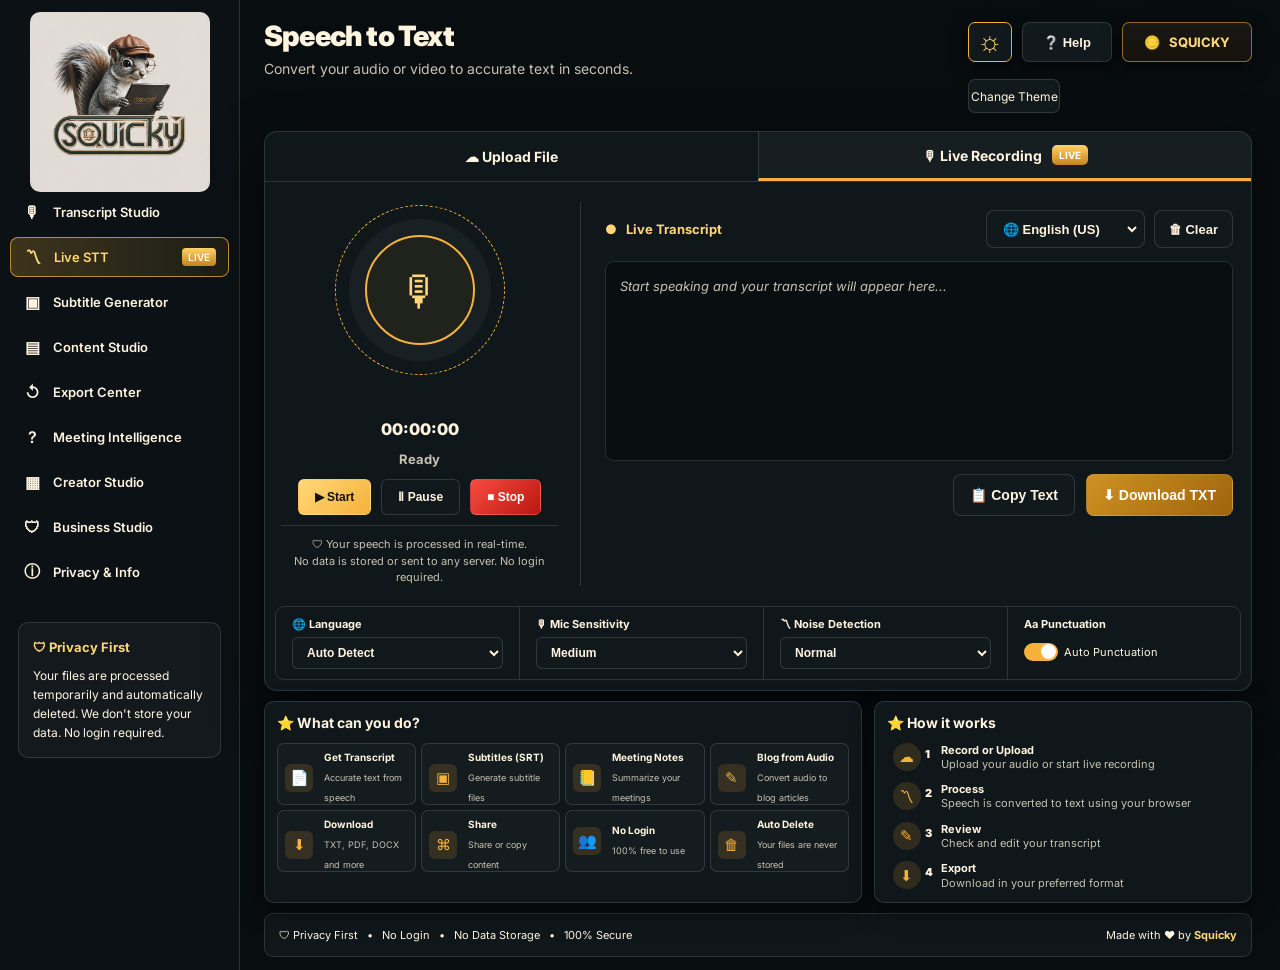
<file: index.html>
<!DOCTYPE html>
<html lang="en" data-theme="dark">
<head>
<meta charset="UTF-8" />
<meta name="viewport" content="width=device-width, initial-scale=1.0" />
<title>Squicky STT - Speech to Text</title>
<link href="https://fonts.googleapis.com/css2?family=Inter:wght@400;500;600;700;800;900&display=swap" rel="stylesheet">
<link rel="stylesheet" href="style.css">
<link rel="icon" href="Squicky Logo.png" type="image/png">
</head>
<body>
<button class="mobile-menu-btn" id="mobileMenuBtn" aria-label="Open menu">&#9776;</button>
<div class="sidebar-overlay" id="sidebarOverlay"></div>
<div class="app">
<aside class="sidebar">
  <button class="sidebar-close-btn" id="sidebarCloseBtn" aria-label="Close menu">&#10005;</button>
  <div class="logo"><img src="Squicky Logo.png" alt="Squicky Logo"></div>
  <nav class="menu">
    <a href="transcript-studio.html"><span class="ico">&#127897;</span> Transcript Studio</a>
    <a href="index.html" class="active"><span class="ico">&#12349;</span> Live STT <span class="badge">LIVE</span></a>
    <a href="subtitle-studio.html"><span class="ico">&#9635;</span> Subtitle Generator</a>
    <a href="content-studio.html"><span class="ico">&#9636;</span> Content Studio</a>
    <a href="export-center.html"><span class="ico">&#8634;</span> Export Center</a>
    <a href="meeting-intelligence.html"><span class="ico">?</span> Meeting Intelligence</a>
    <a href="creator-studio.html"><span class="ico">&#9638;</span> Creator Studio</a>
    <a href="business-studio.html"><span class="ico">&#128737;</span> Business Studio</a>
    <a href="#"><span class="ico">&#9432;</span> Privacy &amp; Info</a>
  </nav>
  <div class="privacy"><b>&#128737; Privacy First</b>Your files are processed temporarily and automatically deleted. We don't store your data. No login required.</div>
</aside>

<main class="main">
<header class="header">
  <div><h1>Speech to Text</h1><p class="sub">Convert your audio or video to accurate text in seconds.</p></div>
  <div class="actions">
    <button class="btn themeBtn" id="themeBtn">&#9788;</button>
    <button class="btn" id="helpBtn">&#10068; Help</button>
    <div class="brand">&#129689; &nbsp; SQUICKY</div>
    <div class="theme-label" id="themeLabel">Change Theme</div>
    <div class="theme-menu" id="themeMenu">
      <small>Choose Theme</small>
      <div class="theme-option active" data-theme="dark">&#9790; Dark <span>&#10003;</span></div>
      <div class="theme-option" data-theme="medium">&#9673; Medium <span></span></div>
      <div class="theme-option" data-theme="light">&#9788; Light <span></span></div>
    </div>
  </div>
</header>

<section class="tool">
  <div class="tabs">
    <div class="tab" id="uploadTab" data-tab="upload">&#9729; Upload File</div>
    <div class="tab active" id="liveTab" data-tab="live">&#127897; Live Recording <span class="live-pill">LIVE</span></div>
  </div>

  <!-- Upload File Panel -->
  <div class="tab-panel" id="uploadPanel" style="display:none;">
    <div class="upload-area" id="uploadArea">
      <div class="upload-dropzone" id="dropzone">
        <div class="upload-icon">&#9729;</div>
        <h3 class="upload-title">Drag & Drop your file here</h3>
        <p class="upload-subtitle">or click to browse</p>
        <p class="upload-formats">Audio: MP3, WAV, OGG, M4A, FLAC, WEBM &nbsp;|&nbsp; Video: MP4, WEBM, MKV, AVI</p>
        <p class="upload-limit">Maximum file size: 500MB</p>
        <input type="file" id="fileInput" accept=".mp3,.wav,.ogg,.m4a,.flac,.webm,.mp4,.mkv,.avi" hidden>
        <button class="upload-btn" id="uploadBtn">&#128194; Choose File</button>
      </div>
      <!-- File Info (shown after upload) -->
      <div class="file-info" id="fileInfo" style="display:none;">
        <div class="file-details">
          <div class="file-icon">&#127925;</div>
          <div class="file-meta">
            <span class="file-name" id="fileName">-</span>
            <span class="file-size" id="fileSize">-</span>
            <span class="file-duration" id="fileDuration">-</span>
          </div>
          <button class="file-remove" id="fileRemove">&#10005;</button>
        </div>
        <!-- Upload Progress -->
        <div class="upload-progress" id="uploadProgress" style="display:none;">
          <div class="progress-bar"><div class="progress-fill" id="progressFill"></div></div>
          <span class="progress-text" id="progressText">Loading file...</span>
        </div>
      </div>
      <!-- Processing Status -->
      <div class="processing-status" id="processingStatus" style="display:none;">
        <div class="processing-spinner"></div>
        <span class="processing-text" id="processingText">Processing...</span>
      </div>
      <!-- Process Button -->
      <div class="upload-actions" id="uploadActions" style="display:none;">
        <button class="process-btn" id="processBtn">&#9654; Process File</button>
        <button class="cancel-btn" id="cancelProcessBtn">&#10005; Cancel</button>
      </div>
      <!-- Privacy Notice -->
      <div class="privacy-notice">
        <span>&#128737;</span> Your files are processed <b>locally in your browser</b>. Nothing is uploaded to any server. Data is auto-cleared after processing.
      </div>
      <div class="privacy-notice" style="margin-top:10px;">
        <b>Note:</b> Browser-based processing requires audio to play through speakers while the mic captures it. For best results, use Live Recording.
      </div>
    </div>
    <!-- Upload Transcript Area -->
    <div class="upload-transcript" id="uploadTranscript" style="display:none;">
      <div class="transHead">
        <div class="title">&#9679; &nbsp; File Transcript</div>
        <div class="topSelects">
          <div class="selectlike">
            <select id="uploadLanguageSelect">
              <option value="en-US">&#127760; English (US)</option>
              <option value="en-IN">&#127760; English (India)</option>
              <option value="hi-IN">&#127760; Hindi</option>
              <option value="hinglish">&#127760; Hinglish (Auto)</option>
              <option value="es-ES">&#127760; Spanish</option>
              <option value="fr-FR">&#127760; French</option>
              <option value="de-DE">&#127760; German</option>
              <option value="ja-JP">&#127760; Japanese</option>
              <option value="zh-CN">&#127760; Chinese</option>
            </select>
          </div>
          <button class="clear" id="uploadClearBtn">&#128465; Clear</button>
        </div>
      </div>
      <div class="transBox" id="uploadTranscriptBox">
        <p class="placeholder" id="uploadPlaceholder">Your transcript will appear here after processing...</p>
        <span id="uploadFinalText"></span>
        <span class="interim" id="uploadInterimText"></span>
      </div>
      <div class="transActions">
        <button class="copy" id="uploadCopyBtn">&#128203; Copy Text</button>
        <button class="download" id="uploadDownloadBtn">&#11015; Download TXT</button>
      </div>
    </div>
  </div>

  <!-- Live Recording Panel -->
  <div class="tab-panel" id="livePanel">
    <div class="studio">
      <div class="left">
        <div class="micOuter" id="micOuter">
          <div class="micMid"><div class="mic">&#127897;</div></div>
        </div>
        <!-- Audio Level Indicator -->
        <div class="audio-level" id="audioLevel">
          <div class="level-bar" id="levelBar1"></div>
          <div class="level-bar" id="levelBar2"></div>
          <div class="level-bar" id="levelBar3"></div>
          <div class="level-bar" id="levelBar4"></div>
          <div class="level-bar" id="levelBar5"></div>
          <div class="level-bar" id="levelBar6"></div>
          <div class="level-bar" id="levelBar7"></div>
          <div class="level-bar" id="levelBar8"></div>
          <div class="level-bar" id="levelBar9"></div>
        </div>
        <div class="timer"><span id="timerDisplay">00:00:00</span> <span class="red" id="recDot" style="display:none;">&#9679;</span><span class="liveText" id="liveLabel" style="display:none;">Live</span></div>
        <!-- Recording Status -->
        <div class="rec-status" id="recStatus">Ready</div>
        <div class="controls">
          <button class="start" id="startBtn">&#9654; Start</button>
          <button id="pauseBtn">&#8545; Pause</button>
          <button class="stop" id="stopBtn">&#9632; Stop</button>
        </div>
        <p class="note">&#128737; Your speech is processed in real-time.<br>No data is stored or sent to any server. No login required.</p>
      </div>
      <div class="right">
        <div class="transHead">
          <div class="title">&#9679; &nbsp; Live Transcript</div>
          <div class="topSelects">
            <div class="selectlike">
              <select id="languageSelect">
                <option value="en-US">&#127760; English (US)</option>
                <option value="en-IN">&#127760; English (India)</option>
                <option value="hi-IN">&#127760; Hindi</option>
                <option value="hinglish">&#127760; Hinglish (Auto)</option>
                <option value="es-ES">&#127760; Spanish</option>
                <option value="fr-FR">&#127760; French</option>
                <option value="de-DE">&#127760; German</option>
                <option value="ja-JP">&#127760; Japanese</option>
                <option value="zh-CN">&#127760; Chinese</option>
              </select>
            </div>
            <button class="clear" id="clearBtn">&#128465; Clear</button>
          </div>
        </div>
        <div class="transBox" id="transcript">
          <p class="placeholder" id="placeholder">Start speaking and your transcript will appear here...</p>
          <span id="finalText"></span>
          <span class="interim" id="interimText"></span>
        </div>
        <div class="transActions">
          <button class="copy" id="copyBtn">&#128203; Copy Text</button>
          <button class="download" id="downloadBtn">&#11015; Download TXT</button>
        </div>
      </div>
    </div>
  </div>

  <div class="settings">
    <div class="setting"><label>&#127760; Language</label><select id="langSetting"><option value="auto">Auto Detect</option><option value="en-US">English</option><option value="hi-IN">Hindi</option><option value="hinglish">Hinglish</option></select></div>
    <div class="setting"><label>&#127897; Mic Sensitivity</label><select id="micSensitivity"><option value="medium">Medium</option><option value="high">High</option><option value="low">Low</option></select></div>
    <div class="setting"><label>&#12349; Noise Detection</label><select id="noiseDetection"><option value="normal">Normal</option><option value="high">High</option><option value="off">Off</option></select></div>
    <div class="setting"><label>Aa Punctuation</label><div class="punct"><span class="toggle" id="punctToggle"></span> Auto Punctuation</div></div>
  </div>
</section>

<section class="lower">
  <div class="box"><h3>&#11088; What can you do?</h3><div class="cards">
    <div class="fcard"><div class="fico">&#128196;</div><div><b>Get Transcript</b><span>Accurate text from speech</span></div></div>
    <div class="fcard"><div class="fico">&#9635;</div><div><b>Subtitles (SRT)</b><span>Generate subtitle files</span></div></div>
    <div class="fcard"><div class="fico">&#128210;</div><div><b>Meeting Notes</b><span>Summarize your meetings</span></div></div>
    <div class="fcard"><div class="fico">&#9998;</div><div><b>Blog from Audio</b><span>Convert audio to blog articles</span></div></div>
    <div class="fcard"><div class="fico">&#11015;</div><div><b>Download</b><span>TXT, PDF, DOCX and more</span></div></div>
    <div class="fcard"><div class="fico">&#8984;</div><div><b>Share</b><span>Share or copy content</span></div></div>
    <div class="fcard"><div class="fico">&#128101;</div><div><b>No Login</b><span>100% free to use</span></div></div>
    <div class="fcard"><div class="fico">&#128465;</div><div><b>Auto Delete</b><span>Your files are never stored</span></div></div>
  </div></div>
  <div class="box"><h3>&#11088; How it works</h3><div class="steps">
    <div class="step"><div class="circle">&#9729;</div><div class="stepNum">1</div><p><b>Record or Upload</b><br>Upload your audio or start live recording</p></div>
    <div class="step"><div class="circle">&#12349;</div><div class="stepNum">2</div><p><b>Process</b><br>Speech is converted to text using your browser</p></div>
    <div class="step"><div class="circle">&#9998;</div><div class="stepNum">3</div><p><b>Review</b><br>Check and edit your transcript</p></div>
    <div class="step"><div class="circle">&#11015;</div><div class="stepNum">4</div><p><b>Export</b><br>Download in your preferred format</p></div>
  </div></div>
</section>

<footer class="footer"><span>&#128737; Privacy First &nbsp; &#8226; &nbsp; No Login &nbsp; &#8226; &nbsp; No Data Storage &nbsp; &#8226; &nbsp; 100% Secure</span><span>Made with &#10084;&#65039; by <b class="gold">Squicky</b></span></footer>
</main>
</div>

<div class="toast" id="toast"></div>
<script src="script.js"></script>
<script>
(function(){
  var btn=document.getElementById('mobileMenuBtn');
  var overlay=document.getElementById('sidebarOverlay');
  var sidebar=document.querySelector('.sidebar');
  var closeBtn=document.getElementById('sidebarCloseBtn');
  function openMenu(){sidebar.classList.add('open');overlay.classList.add('active');}
  function closeMenu(){sidebar.classList.remove('open');overlay.classList.remove('active');}
  btn.addEventListener('click',openMenu);
  overlay.addEventListener('click',closeMenu);
  closeBtn.addEventListener('click',closeMenu);
})();
</script>
<div class="help-overlay" id="helpOverlay">
  <div class="help-modal">
    <div class="help-header">
      <span class="help-title">Speech Engine - Help</span>
      <button class="help-close" id="helpClose">&#10005;</button>
    </div>
    <div class="help-body">
      <ul>
        <li><b>Live Recording:</b> Click Start to begin recording. Speak clearly into your microphone.</li>
        <li><b>Pause/Stop:</b> Use Pause to temporarily halt, Stop to finish recording.</li>
        <li><b>Language:</b> Select your language before starting. Change requires restart.</li>
        <li><b>Upload File:</b> Switch to Upload tab, drag and drop or browse audio/video files.</li>
        <li><b>Note:</b> Browser processes audio locally. No data is sent to any server.</li>
        <li>Transcript appears in real-time on the right panel.</li>
        <li>Use Copy/Download buttons to save your transcript.</li>
      </ul>
    </div>
    <div class="help-footer">Press Escape or click outside to close</div>
  </div>
</div>
<script>
(function(){
  var helpBtn=document.getElementById('helpBtn');
  var helpOverlay=document.getElementById('helpOverlay');
  var helpClose=document.getElementById('helpClose');
  function openHelp(){helpOverlay.classList.add('open');}
  function closeHelp(){helpOverlay.classList.remove('open');}
  helpBtn.addEventListener('click',openHelp);
  helpClose.addEventListener('click',closeHelp);
  helpOverlay.addEventListener('click',function(e){if(e.target===helpOverlay)closeHelp();});
  document.addEventListener('keydown',function(e){if(e.key==='Escape')closeHelp();});
})();
</script>
</body>
</html>
</file>
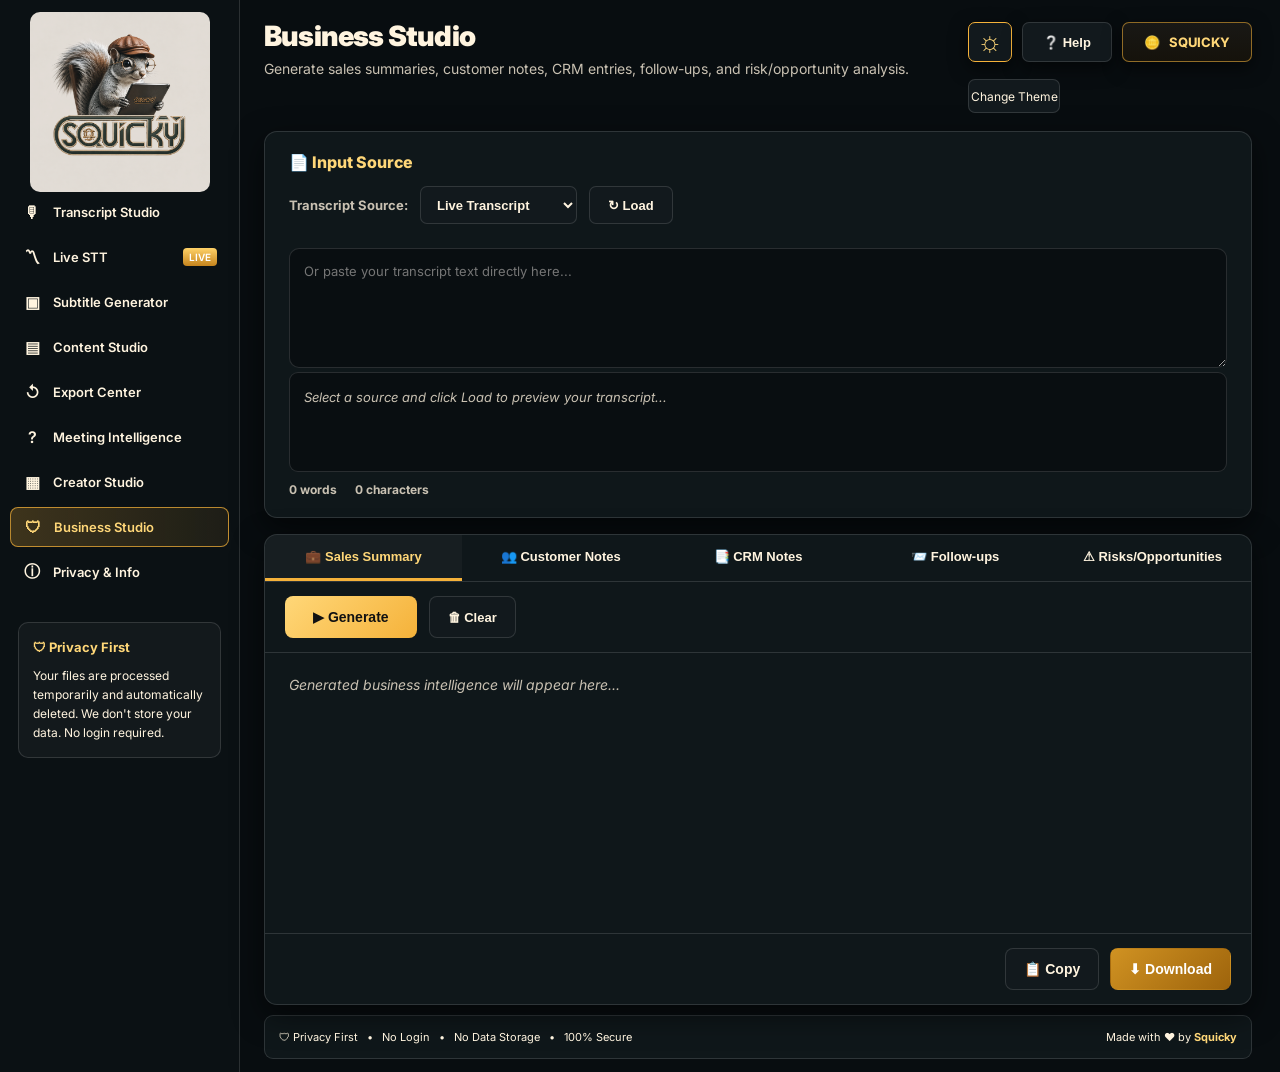
<file: business-studio.html>
<!DOCTYPE html>
<html lang="en" data-theme="dark">
<head>
<meta charset="UTF-8" />
<meta name="viewport" content="width=device-width, initial-scale=1.0" />
<title>Squicky STT - Business Studio</title>
<link href="https://fonts.googleapis.com/css2?family=Inter:wght@400;500;600;700;800;900&display=swap" rel="stylesheet">
<link rel="stylesheet" href="style.css">
<link rel="icon" href="Squicky Logo.png" type="image/png">
</head>
<body>
<button class="mobile-menu-btn" id="mobileMenuBtn" aria-label="Open menu">&#9776;</button>
<div class="sidebar-overlay" id="sidebarOverlay"></div>
<div class="app">
<aside class="sidebar">
  <button class="sidebar-close-btn" id="sidebarCloseBtn" aria-label="Close menu">&#10005;</button>
  <div class="logo"><img src="Squicky Logo.png" alt="Squicky Logo"></div>
  <nav class="menu">
    <a href="transcript-studio.html"><span class="ico">&#127897;</span> Transcript Studio</a>
    <a href="index.html"><span class="ico">&#12349;</span> Live STT <span class="badge">LIVE</span></a>
    <a href="subtitle-studio.html"><span class="ico">&#9635;</span> Subtitle Generator</a>
    <a href="content-studio.html"><span class="ico">&#9636;</span> Content Studio</a>
    <a href="export-center.html"><span class="ico">&#8634;</span> Export Center</a>
    <a href="meeting-intelligence.html"><span class="ico">?</span> Meeting Intelligence</a>
    <a href="creator-studio.html"><span class="ico">&#9638;</span> Creator Studio</a>
    <a href="business-studio.html" class="active"><span class="ico">&#128737;</span> Business Studio</a>
    <a href="#"><span class="ico">&#9432;</span> Privacy &amp; Info</a>
  </nav>
  <div class="privacy"><b>&#128737; Privacy First</b>Your files are processed temporarily and automatically deleted. We don't store your data. No login required.</div>
</aside>

<main class="main">
<header class="header">
  <div><h1>Business Studio</h1><p class="sub">Generate sales summaries, customer notes, CRM entries, follow-ups, and risk/opportunity analysis.</p></div>
  <div class="actions">
    <button class="btn themeBtn" id="themeBtn">&#9788;</button>
    <button class="btn" id="helpBtn">&#10068; Help</button>
    <div class="brand">&#129689; &nbsp; SQUICKY</div>
    <div class="theme-label" id="themeLabel">Change Theme</div>
    <div class="theme-menu" id="themeMenu">
      <small>Choose Theme</small>
      <div class="theme-option active" data-theme="dark">&#9790; Dark <span>&#10003;</span></div>
      <div class="theme-option" data-theme="medium">&#9673; Medium <span></span></div>
      <div class="theme-option" data-theme="light">&#9788; Light <span></span></div>
    </div>
  </div>
</header>

<section class="bs-container">
  <!-- Input Section -->
  <div class="bs-input-section">
    <h3 class="bs-section-title">&#128196; Input Source</h3>
    <div class="bs-source-row">
      <label class="bs-source-label">Transcript Source:</label>
      <select class="bs-source-select" id="sourceSelect">
        <option value="live">Live Transcript</option>
        <option value="upload">Upload Transcript</option>
        <option value="studio">Transcript Studio</option>
      </select>
      <button class="bs-load-btn" id="loadSourceBtn">&#8635; Load</button>
    </div>
    <textarea id="directInput" placeholder="Or paste your transcript text directly here..." style="width:100%;min-height:120px;padding:14px;font-size:13px;font-family:inherit;border-radius:10px;border:1px solid var(--line);background:var(--card);color:var(--text);resize:vertical;margin-top:10px;box-sizing:border-box;"></textarea>
    <div class="bs-preview-box" id="inputPreview">
      <p class="bs-placeholder" id="inputPlaceholder">Select a source and click Load to preview your transcript...</p>
    </div>
    <div class="bs-input-stats" id="inputStats">
      <span id="inputWordCount">0 words</span>
      <span id="inputCharCount">0 characters</span>
    </div>
  </div>

  <!-- Output Tabs -->
  <div class="bs-output-section">
    <div class="bs-tabs">
      <button class="bs-tab active" data-type="sales">&#128188; Sales Summary</button>
      <button class="bs-tab" data-type="customer">&#128101; Customer Notes</button>
      <button class="bs-tab" data-type="crm">&#128209; CRM Notes</button>
      <button class="bs-tab" data-type="followup">&#128232; Follow-ups</button>
      <button class="bs-tab" data-type="risks">&#9888; Risks/Opportunities</button>
    </div>

    <div class="bs-generate-row">
      <button class="bs-generate-btn" id="generateBtn">&#9654; Generate</button>
      <button class="bs-clear-btn" id="clearOutputBtn">&#128465; Clear</button>
    </div>

    <!-- Generated Content Area -->
    <div class="bs-output-box" id="outputBox" contenteditable="true" data-placeholder="Generated business intelligence will appear here..."></div>

    <!-- Action Buttons -->
    <div class="bs-output-actions">
      <button class="bs-copy-btn" id="copyOutputBtn">&#128203; Copy</button>
      <button class="bs-download-btn" id="downloadOutputBtn">&#11015; Download</button>
    </div>
  </div>
</section>

<footer class="footer"><span>&#128737; Privacy First &nbsp; &#8226; &nbsp; No Login &nbsp; &#8226; &nbsp; No Data Storage &nbsp; &#8226; &nbsp; 100% Secure</span><span>Made with &#10084;&#65039; by <b class="gold">Squicky</b></span></footer>
</main>
</div>

<div class="toast" id="toast"></div>
<script src="business-studio.js"></script>
<script>
(function(){
  var btn=document.getElementById('mobileMenuBtn');
  var overlay=document.getElementById('sidebarOverlay');
  var sidebar=document.querySelector('.sidebar');
  var closeBtn=document.getElementById('sidebarCloseBtn');
  function openMenu(){sidebar.classList.add('open');overlay.classList.add('active');}
  function closeMenu(){sidebar.classList.remove('open');overlay.classList.remove('active');}
  btn.addEventListener('click',openMenu);
  overlay.addEventListener('click',closeMenu);
  closeBtn.addEventListener('click',closeMenu);
})();
</script>
<div class="help-overlay" id="helpOverlay">
  <div class="help-modal">
    <div class="help-header">
      <span class="help-title">Business Studio - Help</span>
      <button class="help-close" id="helpClose">&#10005;</button>
    </div>
    <div class="help-body">
      <ul>
        <li>Load your business call transcript from any source.</li>
        <li><b>Sales Summary:</b> Professional summary of the call.</li>
        <li><b>Customer Notes:</b> Extracts customer mentions and pain points.</li>
        <li><b>CRM Notes:</b> Short bullet-point notes ready for CRM.</li>
        <li><b>Follow-ups:</b> Extracts next steps and action items.</li>
        <li><b>Risks/Opportunities:</b> Identifies concerns and positive signals.</li>
        <li>Best with sales call or client meeting transcripts.</li>
      </ul>
    </div>
    <div class="help-footer">Press Escape or click outside to close</div>
  </div>
</div>
<script>
(function(){
  var helpBtn=document.getElementById('helpBtn');
  var helpOverlay=document.getElementById('helpOverlay');
  var helpClose=document.getElementById('helpClose');
  function openHelp(){helpOverlay.classList.add('open');}
  function closeHelp(){helpOverlay.classList.remove('open');}
  helpBtn.addEventListener('click',openHelp);
  helpClose.addEventListener('click',closeHelp);
  helpOverlay.addEventListener('click',function(e){if(e.target===helpOverlay)closeHelp();});
  document.addEventListener('keydown',function(e){if(e.key==='Escape')closeHelp();});
})();
</script>
</body>
</html>
</file>
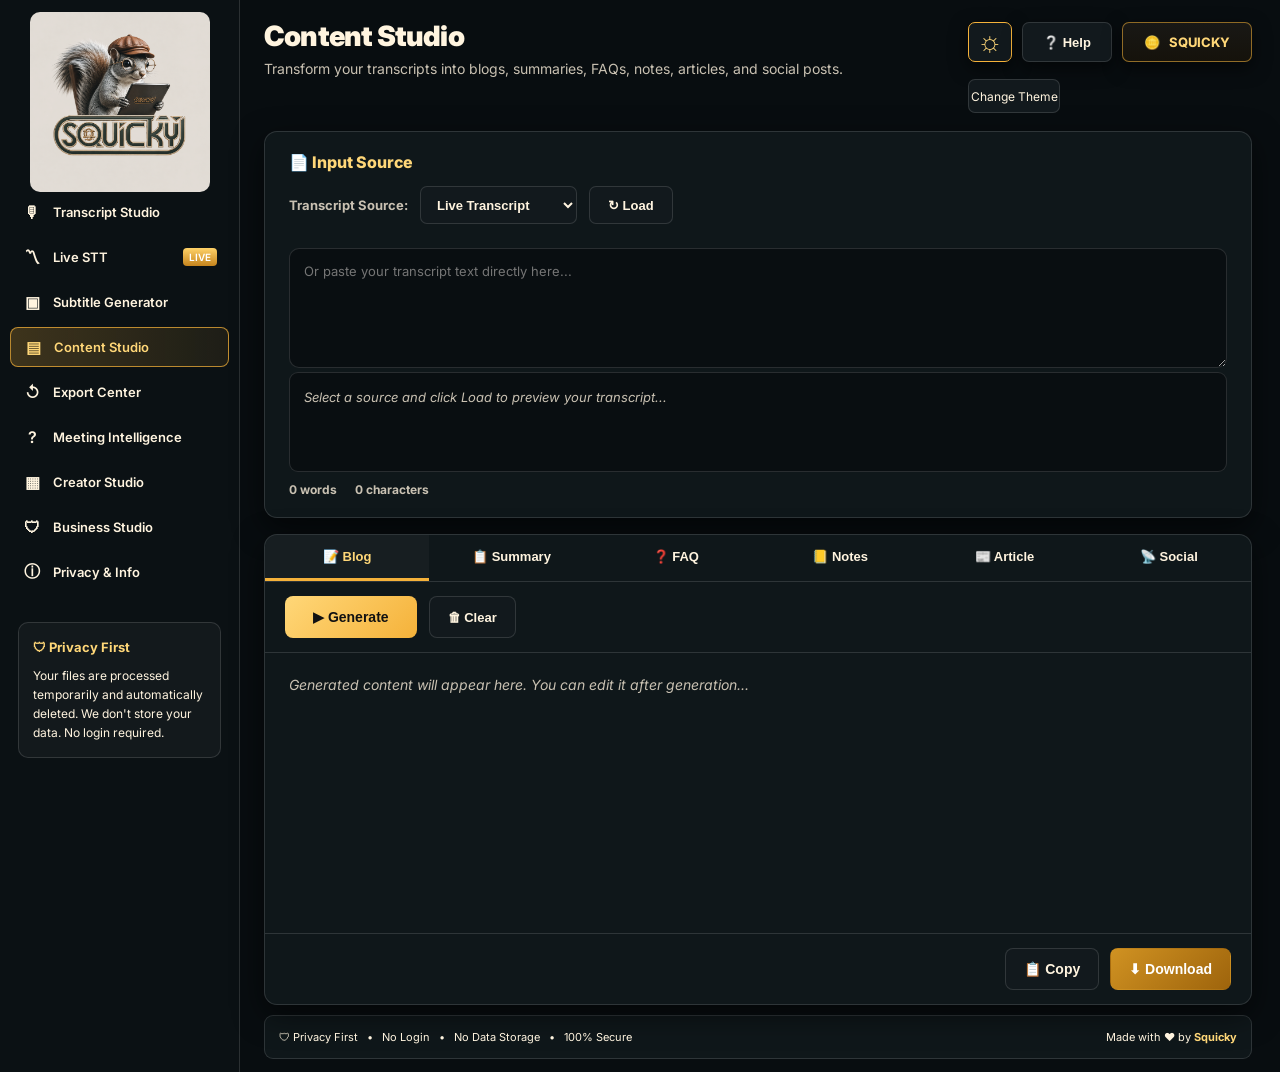
<file: content-studio.html>
<!DOCTYPE html>
<html lang="en" data-theme="dark">
<head>
<meta charset="UTF-8" />
<meta name="viewport" content="width=device-width, initial-scale=1.0" />
<title>Squicky STT - Content Studio</title>
<link href="https://fonts.googleapis.com/css2?family=Inter:wght@400;500;600;700;800;900&display=swap" rel="stylesheet">
<link rel="stylesheet" href="style.css">
<link rel="icon" href="Squicky Logo.png" type="image/png">
</head>
<body>
<button class="mobile-menu-btn" id="mobileMenuBtn" aria-label="Open menu">&#9776;</button>
<div class="sidebar-overlay" id="sidebarOverlay"></div>
<div class="app">
<aside class="sidebar">
  <button class="sidebar-close-btn" id="sidebarCloseBtn" aria-label="Close menu">&#10005;</button>
  <div class="logo"><img src="Squicky Logo.png" alt="Squicky Logo"></div>
  <nav class="menu">
    <a href="transcript-studio.html"><span class="ico">&#127897;</span> Transcript Studio</a>
    <a href="index.html"><span class="ico">&#12349;</span> Live STT <span class="badge">LIVE</span></a>
    <a href="subtitle-studio.html"><span class="ico">&#9635;</span> Subtitle Generator</a>
    <a href="content-studio.html" class="active"><span class="ico">&#9636;</span> Content Studio</a>
    <a href="export-center.html"><span class="ico">&#8634;</span> Export Center</a>
    <a href="meeting-intelligence.html"><span class="ico">?</span> Meeting Intelligence</a>
    <a href="creator-studio.html"><span class="ico">&#9638;</span> Creator Studio</a>
    <a href="business-studio.html"><span class="ico">&#128737;</span> Business Studio</a>
    <a href="#"><span class="ico">&#9432;</span> Privacy &amp; Info</a>
  </nav>
  <div class="privacy"><b>&#128737; Privacy First</b>Your files are processed temporarily and automatically deleted. We don't store your data. No login required.</div>
</aside>

<main class="main">
<header class="header">
  <div><h1>Content Studio</h1><p class="sub">Transform your transcripts into blogs, summaries, FAQs, notes, articles, and social posts.</p></div>
  <div class="actions">
    <button class="btn themeBtn" id="themeBtn">&#9788;</button>
    <button class="btn" id="helpBtn">&#10068; Help</button>
    <div class="brand">&#129689; &nbsp; SQUICKY</div>
    <div class="theme-label" id="themeLabel">Change Theme</div>
    <div class="theme-menu" id="themeMenu">
      <small>Choose Theme</small>
      <div class="theme-option active" data-theme="dark">&#9790; Dark <span>&#10003;</span></div>
      <div class="theme-option" data-theme="medium">&#9673; Medium <span></span></div>
      <div class="theme-option" data-theme="light">&#9788; Light <span></span></div>
    </div>
  </div>
</header>

<section class="cs-container">
  <!-- Input Section -->
  <div class="cs-input-section">
    <h3 class="cs-section-title">&#128196; Input Source</h3>
    <div class="cs-source-row">
      <label class="cs-source-label">Transcript Source:</label>
      <select class="cs-source-select" id="sourceSelect">
        <option value="live">Live Transcript</option>
        <option value="upload">Upload Transcript</option>
        <option value="studio">Transcript Studio</option>
      </select>
      <button class="cs-load-btn" id="loadSourceBtn">&#8635; Load</button>
    </div>
    <textarea id="directInput" placeholder="Or paste your transcript text directly here..." style="width:100%;min-height:120px;padding:14px;font-size:13px;font-family:inherit;border-radius:10px;border:1px solid var(--line);background:var(--card);color:var(--text);resize:vertical;margin-top:10px;box-sizing:border-box;"></textarea>
    <div class="cs-preview-box" id="inputPreview">
      <p class="cs-placeholder" id="inputPlaceholder">Select a source and click Load to preview your transcript...</p>
    </div>
    <div class="cs-input-stats" id="inputStats">
      <span id="inputWordCount">0 words</span>
      <span id="inputCharCount">0 characters</span>
    </div>
  </div>

  <!-- Output Tabs -->
  <div class="cs-output-section">
    <div class="cs-tabs">
      <button class="cs-tab active" data-type="blog">&#128221; Blog</button>
      <button class="cs-tab" data-type="summary">&#128203; Summary</button>
      <button class="cs-tab" data-type="faq">&#10067; FAQ</button>
      <button class="cs-tab" data-type="notes">&#128210; Notes</button>
      <button class="cs-tab" data-type="article">&#128240; Article</button>
      <button class="cs-tab" data-type="social">&#128225; Social</button>
    </div>

    <div class="cs-generate-row">
      <button class="cs-generate-btn" id="generateBtn">&#9654; Generate</button>
      <button class="cs-clear-btn" id="clearOutputBtn">&#128465; Clear</button>
    </div>

    <!-- Generated Content Area -->
    <div class="cs-output-box" id="outputBox" contenteditable="true" data-placeholder="Generated content will appear here. You can edit it after generation..."></div>

    <!-- Action Buttons -->
    <div class="cs-output-actions">
      <button class="cs-copy-btn" id="copyOutputBtn">&#128203; Copy</button>
      <button class="cs-download-btn" id="downloadOutputBtn">&#11015; Download</button>
    </div>
  </div>
</section>

<footer class="footer"><span>&#128737; Privacy First &nbsp; &#8226; &nbsp; No Login &nbsp; &#8226; &nbsp; No Data Storage &nbsp; &#8226; &nbsp; 100% Secure</span><span>Made with &#10084;&#65039; by <b class="gold">Squicky</b></span></footer>
</main>
</div>

<div class="toast" id="toast"></div>
<script src="content-studio.js"></script>
<script>
(function(){
  var btn=document.getElementById('mobileMenuBtn');
  var overlay=document.getElementById('sidebarOverlay');
  var sidebar=document.querySelector('.sidebar');
  var closeBtn=document.getElementById('sidebarCloseBtn');
  function openMenu(){sidebar.classList.add('open');overlay.classList.add('active');}
  function closeMenu(){sidebar.classList.remove('open');overlay.classList.remove('active');}
  btn.addEventListener('click',openMenu);
  overlay.addEventListener('click',closeMenu);
  closeBtn.addEventListener('click',closeMenu);
})();
</script>
<div class="help-overlay" id="helpOverlay">
  <div class="help-modal">
    <div class="help-header">
      <span class="help-title">Content Studio - Help</span>
      <button class="help-close" id="helpClose">&#10005;</button>
    </div>
    <div class="help-body">
      <ul>
        <li><b>Load Source:</b> Select transcript source and click Load.</li>
        <li><b>Choose Tab:</b> Select output type (Blog, Summary, FAQ, Notes, Article, Social).</li>
        <li><b>Generate:</b> Click Generate to create content from your transcript.</li>
        <li><b>Edit:</b> Generated content is editable - click and modify as needed.</li>
        <li><b>Copy/Download:</b> Save the generated content.</li>
        <li><b>Note:</b> Content is generated using text analysis, not AI.</li>
      </ul>
    </div>
    <div class="help-footer">Press Escape or click outside to close</div>
  </div>
</div>
<script>
(function(){
  var helpBtn=document.getElementById('helpBtn');
  var helpOverlay=document.getElementById('helpOverlay');
  var helpClose=document.getElementById('helpClose');
  function openHelp(){helpOverlay.classList.add('open');}
  function closeHelp(){helpOverlay.classList.remove('open');}
  helpBtn.addEventListener('click',openHelp);
  helpClose.addEventListener('click',closeHelp);
  helpOverlay.addEventListener('click',function(e){if(e.target===helpOverlay)closeHelp();});
  document.addEventListener('keydown',function(e){if(e.key==='Escape')closeHelp();});
})();
</script>
</body>
</html>
</file>
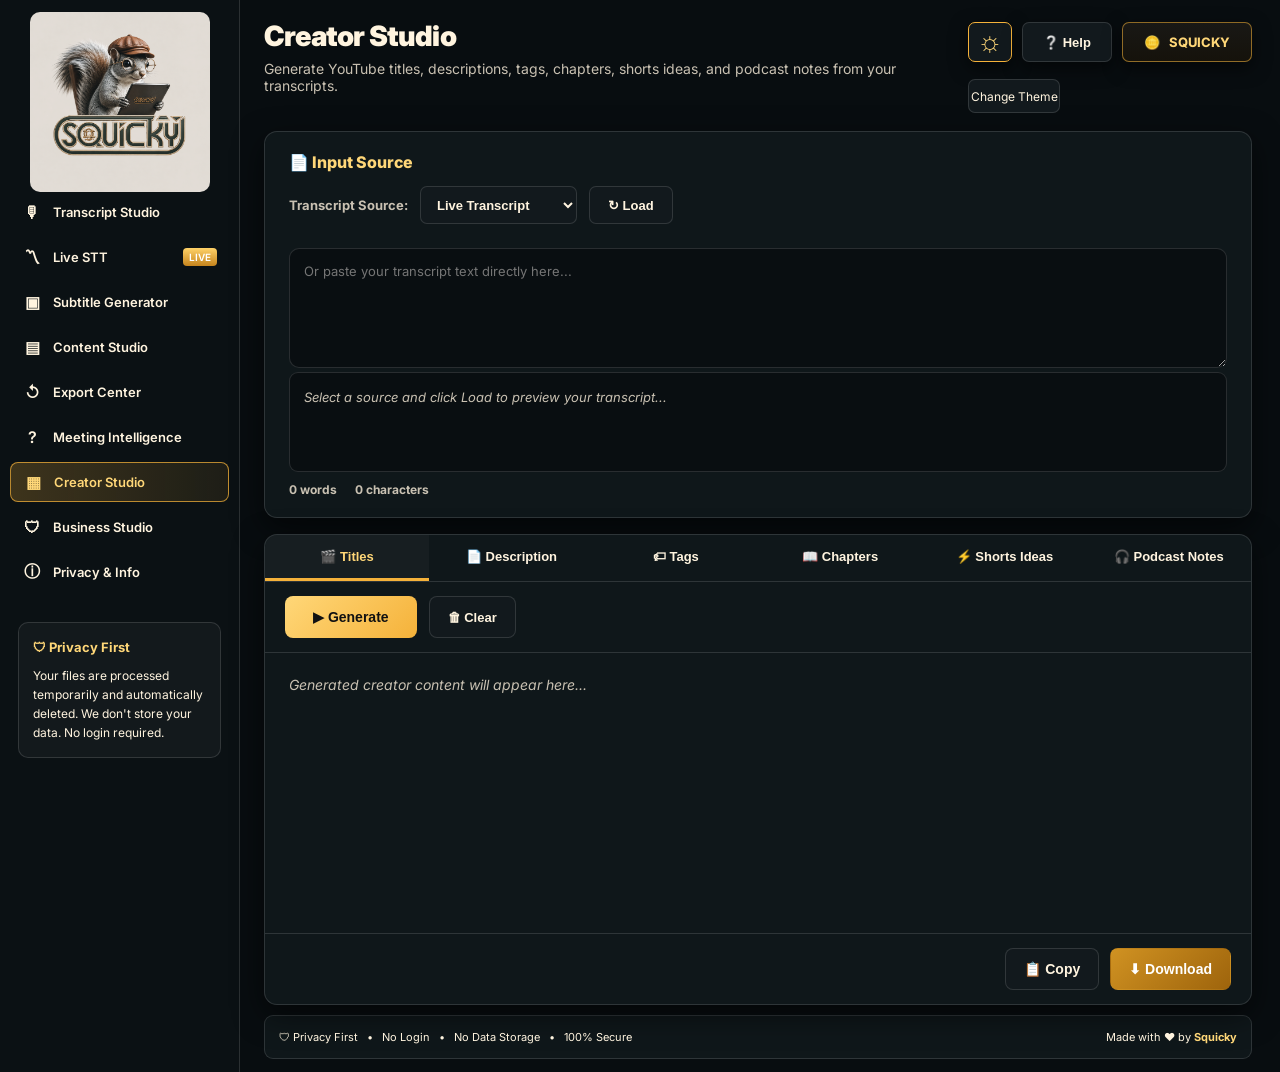
<file: creator-studio.html>
<!DOCTYPE html>
<html lang="en" data-theme="dark">
<head>
<meta charset="UTF-8" />
<meta name="viewport" content="width=device-width, initial-scale=1.0" />
<title>Squicky STT - Creator Studio</title>
<link href="https://fonts.googleapis.com/css2?family=Inter:wght@400;500;600;700;800;900&display=swap" rel="stylesheet">
<link rel="stylesheet" href="style.css">
<link rel="icon" href="Squicky Logo.png" type="image/png">
</head>
<body>
<button class="mobile-menu-btn" id="mobileMenuBtn" aria-label="Open menu">&#9776;</button>
<div class="sidebar-overlay" id="sidebarOverlay"></div>
<div class="app">
<aside class="sidebar">
  <button class="sidebar-close-btn" id="sidebarCloseBtn" aria-label="Close menu">&#10005;</button>
  <div class="logo"><img src="Squicky Logo.png" alt="Squicky Logo"></div>
  <nav class="menu">
    <a href="transcript-studio.html"><span class="ico">&#127897;</span> Transcript Studio</a>
    <a href="index.html"><span class="ico">&#12349;</span> Live STT <span class="badge">LIVE</span></a>
    <a href="subtitle-studio.html"><span class="ico">&#9635;</span> Subtitle Generator</a>
    <a href="content-studio.html"><span class="ico">&#9636;</span> Content Studio</a>
    <a href="export-center.html"><span class="ico">&#8634;</span> Export Center</a>
    <a href="meeting-intelligence.html"><span class="ico">?</span> Meeting Intelligence</a>
    <a href="creator-studio.html" class="active"><span class="ico">&#9638;</span> Creator Studio</a>
    <a href="business-studio.html"><span class="ico">&#128737;</span> Business Studio</a>
    <a href="#"><span class="ico">&#9432;</span> Privacy &amp; Info</a>
  </nav>
  <div class="privacy"><b>&#128737; Privacy First</b>Your files are processed temporarily and automatically deleted. We don't store your data. No login required.</div>
</aside>

<main class="main">
<header class="header">
  <div><h1>Creator Studio</h1><p class="sub">Generate YouTube titles, descriptions, tags, chapters, shorts ideas, and podcast notes from your transcripts.</p></div>
  <div class="actions">
    <button class="btn themeBtn" id="themeBtn">&#9788;</button>
    <button class="btn" id="helpBtn">&#10068; Help</button>
    <div class="brand">&#129689; &nbsp; SQUICKY</div>
    <div class="theme-label" id="themeLabel">Change Theme</div>
    <div class="theme-menu" id="themeMenu">
      <small>Choose Theme</small>
      <div class="theme-option active" data-theme="dark">&#9790; Dark <span>&#10003;</span></div>
      <div class="theme-option" data-theme="medium">&#9673; Medium <span></span></div>
      <div class="theme-option" data-theme="light">&#9788; Light <span></span></div>
    </div>
  </div>
</header>

<section class="cr-container">
  <!-- Input Section -->
  <div class="cr-input-section">
    <h3 class="cr-section-title">&#128196; Input Source</h3>
    <div class="cr-source-row">
      <label class="cr-source-label">Transcript Source:</label>
      <select class="cr-source-select" id="sourceSelect">
        <option value="live">Live Transcript</option>
        <option value="upload">Upload Transcript</option>
        <option value="studio">Transcript Studio</option>
      </select>
      <button class="cr-load-btn" id="loadSourceBtn">&#8635; Load</button>
    </div>
    <textarea id="directInput" placeholder="Or paste your transcript text directly here..." style="width:100%;min-height:120px;padding:14px;font-size:13px;font-family:inherit;border-radius:10px;border:1px solid var(--line);background:var(--card);color:var(--text);resize:vertical;margin-top:10px;box-sizing:border-box;"></textarea>
    <div class="cr-preview-box" id="inputPreview">
      <p class="cr-placeholder" id="inputPlaceholder">Select a source and click Load to preview your transcript...</p>
    </div>
    <div class="cr-input-stats" id="inputStats">
      <span id="inputWordCount">0 words</span>
      <span id="inputCharCount">0 characters</span>
    </div>
  </div>

  <!-- Output Tabs -->
  <div class="cr-output-section">
    <div class="cr-tabs">
      <button class="cr-tab active" data-type="titles">&#127916; Titles</button>
      <button class="cr-tab" data-type="description">&#128196; Description</button>
      <button class="cr-tab" data-type="tags">&#127991; Tags</button>
      <button class="cr-tab" data-type="chapters">&#128214; Chapters</button>
      <button class="cr-tab" data-type="shorts">&#9889; Shorts Ideas</button>
      <button class="cr-tab" data-type="podcast">&#127911; Podcast Notes</button>
    </div>

    <div class="cr-generate-row">
      <button class="cr-generate-btn" id="generateBtn">&#9654; Generate</button>
      <button class="cr-clear-btn" id="clearOutputBtn">&#128465; Clear</button>
    </div>

    <!-- Generated Content Area -->
    <div class="cr-output-box" id="outputBox" contenteditable="true" data-placeholder="Generated creator content will appear here..."></div>

    <!-- Action Buttons -->
    <div class="cr-output-actions">
      <button class="cr-copy-btn" id="copyOutputBtn">&#128203; Copy</button>
      <button class="cr-download-btn" id="downloadOutputBtn">&#11015; Download</button>
    </div>
  </div>
</section>

<footer class="footer"><span>&#128737; Privacy First &nbsp; &#8226; &nbsp; No Login &nbsp; &#8226; &nbsp; No Data Storage &nbsp; &#8226; &nbsp; 100% Secure</span><span>Made with &#10084;&#65039; by <b class="gold">Squicky</b></span></footer>
</main>
</div>

<div class="toast" id="toast"></div>
<script src="creator-studio.js"></script>
<script>
(function(){
  var btn=document.getElementById('mobileMenuBtn');
  var overlay=document.getElementById('sidebarOverlay');
  var sidebar=document.querySelector('.sidebar');
  var closeBtn=document.getElementById('sidebarCloseBtn');
  function openMenu(){sidebar.classList.add('open');overlay.classList.add('active');}
  function closeMenu(){sidebar.classList.remove('open');overlay.classList.remove('active');}
  btn.addEventListener('click',openMenu);
  overlay.addEventListener('click',closeMenu);
  closeBtn.addEventListener('click',closeMenu);
})();
</script>
<div class="help-overlay" id="helpOverlay">
  <div class="help-modal">
    <div class="help-header">
      <span class="help-title">Creator Studio - Help</span>
      <button class="help-close" id="helpClose">&#10005;</button>
    </div>
    <div class="help-body">
      <ul>
        <li>Load your content transcript from any source.</li>
        <li><b>YouTube Title:</b> Generates 3-5 catchy title options.</li>
        <li><b>Description:</b> Creates SEO-friendly YouTube description.</li>
        <li><b>Tags:</b> Extracts keywords as comma-separated tags.</li>
        <li><b>Chapters:</b> Auto-generates YouTube chapter timestamps.</li>
        <li><b>Shorts Ideas:</b> Finds short punchy quotes for YouTube Shorts.</li>
        <li><b>Podcast Notes:</b> Creates show notes format.</li>
      </ul>
    </div>
    <div class="help-footer">Press Escape or click outside to close</div>
  </div>
</div>
<script>
(function(){
  var helpBtn=document.getElementById('helpBtn');
  var helpOverlay=document.getElementById('helpOverlay');
  var helpClose=document.getElementById('helpClose');
  function openHelp(){helpOverlay.classList.add('open');}
  function closeHelp(){helpOverlay.classList.remove('open');}
  helpBtn.addEventListener('click',openHelp);
  helpClose.addEventListener('click',closeHelp);
  helpOverlay.addEventListener('click',function(e){if(e.target===helpOverlay)closeHelp();});
  document.addEventListener('keydown',function(e){if(e.key==='Escape')closeHelp();});
})();
</script>
</body>
</html>
</file>
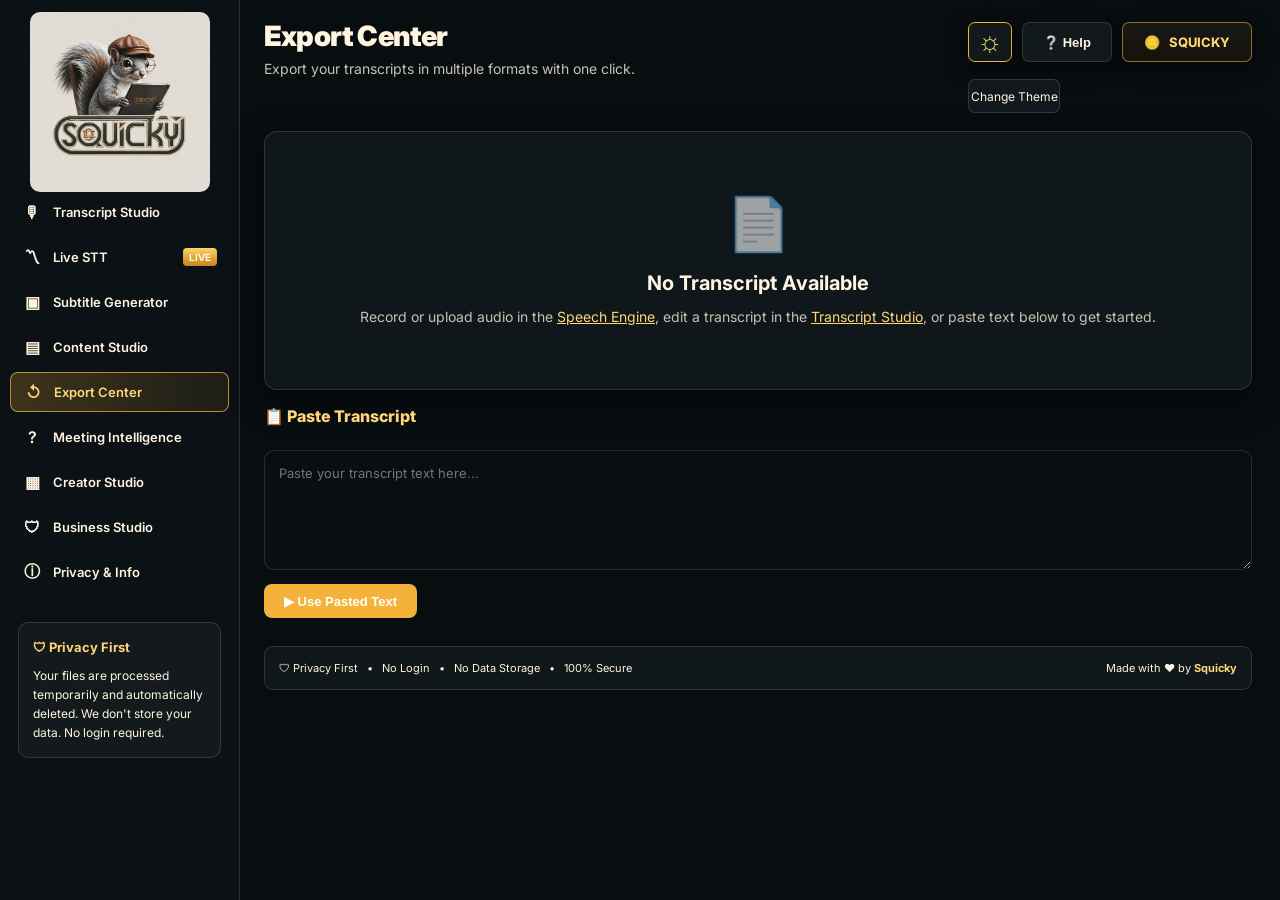
<file: export-center.html>
<!DOCTYPE html>
<html lang="en" data-theme="dark">
<head>
<meta charset="UTF-8" />
<meta name="viewport" content="width=device-width, initial-scale=1.0" />
<title>Squicky STT - Export Center</title>
<link href="https://fonts.googleapis.com/css2?family=Inter:wght@400;500;600;700;800;900&display=swap" rel="stylesheet">
<link rel="stylesheet" href="style.css">
<link rel="icon" href="Squicky Logo.png" type="image/png">
</head>
<body>
<button class="mobile-menu-btn" id="mobileMenuBtn" aria-label="Open menu">&#9776;</button>
<div class="sidebar-overlay" id="sidebarOverlay"></div>
<div class="app">
<aside class="sidebar">
  <button class="sidebar-close-btn" id="sidebarCloseBtn" aria-label="Close menu">&#10005;</button>
  <div class="logo"><img src="Squicky Logo.png" alt="Squicky Logo"></div>
  <nav class="menu">
    <a href="transcript-studio.html"><span class="ico">&#127897;</span> Transcript Studio</a>
    <a href="index.html"><span class="ico">&#12349;</span> Live STT <span class="badge">LIVE</span></a>
    <a href="subtitle-studio.html"><span class="ico">&#9635;</span> Subtitle Generator</a>
    <a href="content-studio.html"><span class="ico">&#9636;</span> Content Studio</a>
    <a href="export-center.html" class="active"><span class="ico">&#8634;</span> Export Center</a>
    <a href="meeting-intelligence.html"><span class="ico">?</span> Meeting Intelligence</a>
    <a href="creator-studio.html"><span class="ico">&#9638;</span> Creator Studio</a>
    <a href="business-studio.html"><span class="ico">&#128737;</span> Business Studio</a>
    <a href="#"><span class="ico">&#9432;</span> Privacy &amp; Info</a>
  </nav>
  <div class="privacy"><b>&#128737; Privacy First</b>Your files are processed temporarily and automatically deleted. We don't store your data. No login required.</div>
</aside>

<main class="main">
<header class="header">
  <div><h1>Export Center</h1><p class="sub">Export your transcripts in multiple formats with one click.</p></div>
  <div class="actions">
    <button class="btn themeBtn" id="themeBtn">&#9788;</button>
    <button class="btn" id="helpBtn">&#10068; Help</button>
    <div class="brand">&#129689; &nbsp; SQUICKY</div>
    <div class="theme-label" id="themeLabel">Change Theme</div>
    <div class="theme-menu" id="themeMenu">
      <small>Choose Theme</small>
      <div class="theme-option active" data-theme="dark">&#9790; Dark <span>&#10003;</span></div>
      <div class="theme-option" data-theme="medium">&#9673; Medium <span></span></div>
      <div class="theme-option" data-theme="light">&#9788; Light <span></span></div>
    </div>
  </div>
</header>

<section class="ec-container">
  <!-- Transcript Summary -->
  <div class="ec-summary" id="ecSummary">
    <div class="ec-summary-item">
      <span class="ec-summary-label">Words</span>
      <span class="ec-summary-value" id="summaryWords">0</span>
    </div>
    <div class="ec-summary-item">
      <span class="ec-summary-label">Characters</span>
      <span class="ec-summary-value" id="summaryChars">0</span>
    </div>
    <div class="ec-summary-item">
      <span class="ec-summary-label">Est. Duration</span>
      <span class="ec-summary-value" id="summaryDuration">0:00</span>
    </div>
    <div class="ec-summary-item">
      <span class="ec-summary-label">Speakers</span>
      <span class="ec-summary-value" id="summarySpeakers">0</span>
    </div>
    <div class="ec-summary-item">
      <span class="ec-summary-label">Source</span>
      <span class="ec-summary-value" id="summarySource">-</span>
    </div>
  </div>

  <!-- No Transcript Message -->
  <div class="ec-no-transcript" id="ecNoTranscript" style="display:none;">
    <div class="ec-no-icon">&#128196;</div>
    <h3>No Transcript Available</h3>
    <p>Record or upload audio in the <a href="index.html">Speech Engine</a>, edit a transcript in the <a href="transcript-studio.html">Transcript Studio</a>, or paste text below to get started.</p>
  </div>

  <!-- Paste Transcript Section -->
  <div class="ec-paste-section" id="ecPasteSection" style="margin-bottom:18px;">
    <h3 class="ec-section-title">&#128203; Paste Transcript</h3>
    <textarea id="pasteTranscriptInput" placeholder="Paste your transcript text here..." style="width:100%;min-height:120px;padding:14px;font-size:13px;font-family:inherit;border-radius:10px;border:1px solid var(--line);background:var(--card);color:var(--text);resize:vertical;margin-top:10px;box-sizing:border-box;"></textarea>
    <button class="ec-export-btn" id="usePastedTextBtn" style="margin-top:10px;padding:10px 20px;border-radius:8px;border:none;background:var(--accent);color:#fff;font-weight:700;font-size:13px;cursor:pointer;">&#9654; Use Pasted Text</button>
  </div>

  <!-- Export Options Panel -->
  <div class="ec-options" id="ecOptions">
    <h3 class="ec-section-title">Export Options</h3>
    <div class="ec-options-grid">
      <label class="ec-option-toggle"><input type="checkbox" id="optTimestamps" checked> Include Timestamps</label>
      <label class="ec-option-toggle"><input type="checkbox" id="optSpeakers" checked> Include Speaker Labels</label>
      <label class="ec-option-toggle"><input type="checkbox" id="optTitle" checked> Include Title/Header</label>
      <label class="ec-option-toggle"><input type="checkbox" id="optMetadata" checked> Include Metadata</label>
    </div>
    <div class="ec-title-input">
      <label>Document Title:</label>
      <input type="text" id="exportTitle" placeholder="My Transcript" value="Squicky Transcript">
    </div>
  </div>

  <!-- Format Selection Grid -->
  <div class="ec-formats" id="ecFormats">
    <h3 class="ec-section-title">Choose Format</h3>
    <div class="ec-format-grid">
      <div class="ec-format-card" data-format="txt">
        <div class="ec-format-icon">&#128196;</div>
        <div class="ec-format-info">
          <b>TXT</b>
          <span>Plain Text</span>
        </div>
        <button class="ec-export-btn" data-format="txt">Export</button>
      </div>
      <div class="ec-format-card" data-format="pdf">
        <div class="ec-format-icon">&#128203;</div>
        <div class="ec-format-info">
          <b>PDF</b>
          <span>Document</span>
        </div>
        <button class="ec-export-btn" data-format="pdf">Export</button>
      </div>
      <div class="ec-format-card" data-format="srt">
        <div class="ec-format-icon">&#9635;</div>
        <div class="ec-format-info">
          <b>SRT</b>
          <span>SubRip Subtitle</span>
        </div>
        <button class="ec-export-btn" data-format="srt">Export</button>
      </div>
      <div class="ec-format-card" data-format="vtt">
        <div class="ec-format-icon">&#9635;</div>
        <div class="ec-format-info">
          <b>VTT</b>
          <span>WebVTT Subtitle</span>
        </div>
        <button class="ec-export-btn" data-format="vtt">Export</button>
      </div>
      <div class="ec-format-card" data-format="json">
        <div class="ec-format-icon">&#123;&#125;</div>
        <div class="ec-format-info">
          <b>JSON</b>
          <span>Structured Data</span>
        </div>
        <button class="ec-export-btn" data-format="json">Export</button>
      </div>
      <div class="ec-format-card" data-format="csv">
        <div class="ec-format-icon">&#128202;</div>
        <div class="ec-format-info">
          <b>CSV</b>
          <span>Spreadsheet</span>
        </div>
        <button class="ec-export-btn" data-format="csv">Export</button>
      </div>
      <div class="ec-format-card" data-format="docx">
        <div class="ec-format-icon">&#128209;</div>
        <div class="ec-format-info">
          <b>DOCX</b>
          <span>Word Document</span>
        </div>
        <button class="ec-export-btn" data-format="docx">Export</button>
      </div>
    </div>
    <div class="ec-export-all-wrap">
      <button class="ec-export-all-btn" id="exportAllBtn">&#11015; Export All Formats</button>
    </div>
  </div>

  <!-- Preview Panel -->
  <div class="ec-preview" id="ecPreview">
    <h3 class="ec-section-title">Preview</h3>
    <div class="ec-preview-tabs">
      <button class="ec-preview-tab active" data-preview="txt">TXT</button>
      <button class="ec-preview-tab" data-preview="srt">SRT</button>
      <button class="ec-preview-tab" data-preview="vtt">VTT</button>
      <button class="ec-preview-tab" data-preview="json">JSON</button>
      <button class="ec-preview-tab" data-preview="csv">CSV</button>
    </div>
    <div class="ec-preview-box" id="previewBox">
      <pre id="previewContent">Select a format tab to preview output...</pre>
    </div>
  </div>
</section>

<footer class="footer"><span>&#128737; Privacy First &nbsp; &#8226; &nbsp; No Login &nbsp; &#8226; &nbsp; No Data Storage &nbsp; &#8226; &nbsp; 100% Secure</span><span>Made with &#10084;&#65039; by <b class="gold">Squicky</b></span></footer>
</main>
</div>

<div class="toast" id="toast"></div>
<script src="export-center.js"></script>
<script>
(function(){
  var btn=document.getElementById('mobileMenuBtn');
  var overlay=document.getElementById('sidebarOverlay');
  var sidebar=document.querySelector('.sidebar');
  var closeBtn=document.getElementById('sidebarCloseBtn');
  function openMenu(){sidebar.classList.add('open');overlay.classList.add('active');}
  function closeMenu(){sidebar.classList.remove('open');overlay.classList.remove('active');}
  btn.addEventListener('click',openMenu);
  overlay.addEventListener('click',closeMenu);
  closeBtn.addEventListener('click',closeMenu);
})();
</script>
<div class="help-overlay" id="helpOverlay">
  <div class="help-modal">
    <div class="help-header">
      <span class="help-title">Export Center - Help</span>
      <button class="help-close" id="helpClose">&#10005;</button>
    </div>
    <div class="help-body">
      <ul>
        <li><b>Select Options:</b> Choose what to include (timestamps, speakers, title, metadata).</li>
        <li><b>Choose Format:</b> Click Export on any format card (TXT, PDF, SRT, VTT, JSON, CSV, DOCX).</li>
        <li><b>Preview:</b> Click format tabs to preview how the export will look.</li>
        <li><b>Export All:</b> Click "Export All Formats" to download all at once.</li>
        <li><b>PDF:</b> Opens print dialog - use "Save as PDF" in the print window.</li>
        <li><b>Source:</b> Data comes from your last recording or Transcript Studio edits.</li>
      </ul>
    </div>
    <div class="help-footer">Press Escape or click outside to close</div>
  </div>
</div>
<script>
(function(){
  var helpBtn=document.getElementById('helpBtn');
  var helpOverlay=document.getElementById('helpOverlay');
  var helpClose=document.getElementById('helpClose');
  function openHelp(){helpOverlay.classList.add('open');}
  function closeHelp(){helpOverlay.classList.remove('open');}
  helpBtn.addEventListener('click',openHelp);
  helpClose.addEventListener('click',closeHelp);
  helpOverlay.addEventListener('click',function(e){if(e.target===helpOverlay)closeHelp();});
  document.addEventListener('keydown',function(e){if(e.key==='Escape')closeHelp();});
})();
</script>
</body>
</html>
</file>
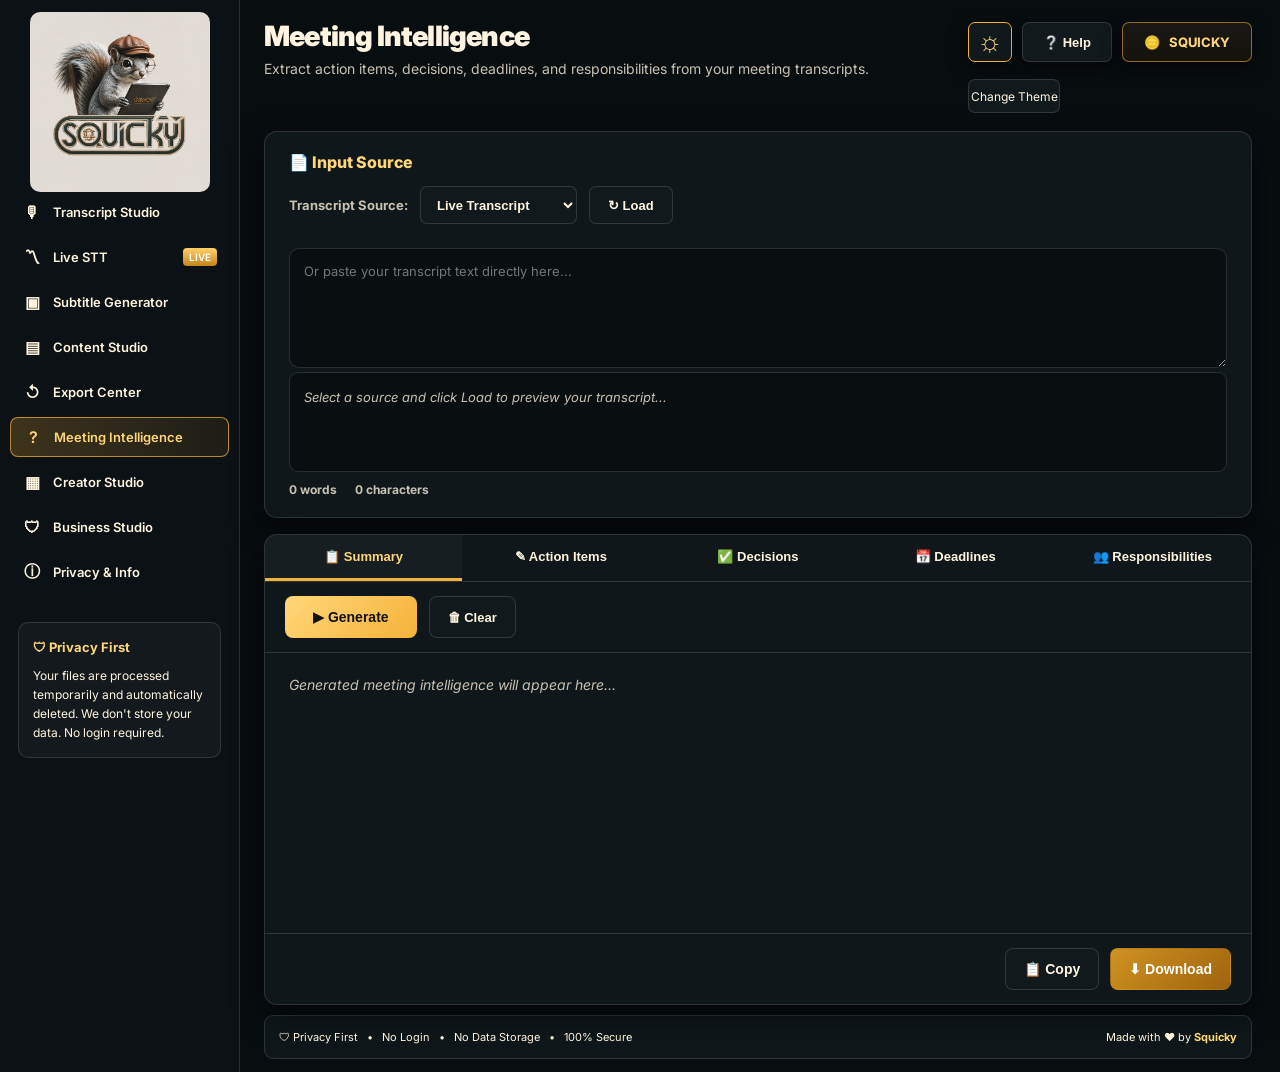
<file: meeting-intelligence.html>
<!DOCTYPE html>
<html lang="en" data-theme="dark">
<head>
<meta charset="UTF-8" />
<meta name="viewport" content="width=device-width, initial-scale=1.0" />
<title>Squicky STT - Meeting Intelligence</title>
<link href="https://fonts.googleapis.com/css2?family=Inter:wght@400;500;600;700;800;900&display=swap" rel="stylesheet">
<link rel="stylesheet" href="style.css">
<link rel="icon" href="Squicky Logo.png" type="image/png">
</head>
<body>
<button class="mobile-menu-btn" id="mobileMenuBtn" aria-label="Open menu">&#9776;</button>
<div class="sidebar-overlay" id="sidebarOverlay"></div>
<div class="app">
<aside class="sidebar">
  <button class="sidebar-close-btn" id="sidebarCloseBtn" aria-label="Close menu">&#10005;</button>
  <div class="logo"><img src="Squicky Logo.png" alt="Squicky Logo"></div>
  <nav class="menu">
    <a href="transcript-studio.html"><span class="ico">&#127897;</span> Transcript Studio</a>
    <a href="index.html"><span class="ico">&#12349;</span> Live STT <span class="badge">LIVE</span></a>
    <a href="subtitle-studio.html"><span class="ico">&#9635;</span> Subtitle Generator</a>
    <a href="content-studio.html"><span class="ico">&#9636;</span> Content Studio</a>
    <a href="export-center.html"><span class="ico">&#8634;</span> Export Center</a>
    <a href="meeting-intelligence.html" class="active"><span class="ico">?</span> Meeting Intelligence</a>
    <a href="creator-studio.html"><span class="ico">&#9638;</span> Creator Studio</a>
    <a href="business-studio.html"><span class="ico">&#128737;</span> Business Studio</a>
    <a href="#"><span class="ico">&#9432;</span> Privacy &amp; Info</a>
  </nav>
  <div class="privacy"><b>&#128737; Privacy First</b>Your files are processed temporarily and automatically deleted. We don't store your data. No login required.</div>
</aside>

<main class="main">
<header class="header">
  <div><h1>Meeting Intelligence</h1><p class="sub">Extract action items, decisions, deadlines, and responsibilities from your meeting transcripts.</p></div>
  <div class="actions">
    <button class="btn themeBtn" id="themeBtn">&#9788;</button>
    <button class="btn" id="helpBtn">&#10068; Help</button>
    <div class="brand">&#129689; &nbsp; SQUICKY</div>
    <div class="theme-label" id="themeLabel">Change Theme</div>
    <div class="theme-menu" id="themeMenu">
      <small>Choose Theme</small>
      <div class="theme-option active" data-theme="dark">&#9790; Dark <span>&#10003;</span></div>
      <div class="theme-option" data-theme="medium">&#9673; Medium <span></span></div>
      <div class="theme-option" data-theme="light">&#9788; Light <span></span></div>
    </div>
  </div>
</header>

<section class="mi-container">
  <!-- Input Section -->
  <div class="mi-input-section">
    <h3 class="mi-section-title">&#128196; Input Source</h3>
    <div class="mi-source-row">
      <label class="mi-source-label">Transcript Source:</label>
      <select class="mi-source-select" id="sourceSelect">
        <option value="live">Live Transcript</option>
        <option value="upload">Upload Transcript</option>
        <option value="studio">Transcript Studio</option>
      </select>
      <button class="mi-load-btn" id="loadSourceBtn">&#8635; Load</button>
    </div>
    <textarea id="directInput" placeholder="Or paste your transcript text directly here..." style="width:100%;min-height:120px;padding:14px;font-size:13px;font-family:inherit;border-radius:10px;border:1px solid var(--line);background:var(--card);color:var(--text);resize:vertical;margin-top:10px;box-sizing:border-box;"></textarea>
    <div class="mi-preview-box" id="inputPreview">
      <p class="mi-placeholder" id="inputPlaceholder">Select a source and click Load to preview your transcript...</p>
    </div>
    <div class="mi-input-stats" id="inputStats">
      <span id="inputWordCount">0 words</span>
      <span id="inputCharCount">0 characters</span>
    </div>
  </div>

  <!-- Output Tabs -->
  <div class="mi-output-section">
    <div class="mi-tabs">
      <button class="mi-tab active" data-type="summary">&#128203; Summary</button>
      <button class="mi-tab" data-type="actions">&#9998; Action Items</button>
      <button class="mi-tab" data-type="decisions">&#9989; Decisions</button>
      <button class="mi-tab" data-type="deadlines">&#128197; Deadlines</button>
      <button class="mi-tab" data-type="responsibilities">&#128101; Responsibilities</button>
    </div>

    <div class="mi-generate-row">
      <button class="mi-generate-btn" id="generateBtn">&#9654; Generate</button>
      <button class="mi-clear-btn" id="clearOutputBtn">&#128465; Clear</button>
    </div>

    <!-- Generated Content Area -->
    <div class="mi-output-box" id="outputBox" contenteditable="true" data-placeholder="Generated meeting intelligence will appear here..."></div>

    <!-- Action Buttons -->
    <div class="mi-output-actions">
      <button class="mi-copy-btn" id="copyOutputBtn">&#128203; Copy</button>
      <button class="mi-download-btn" id="downloadOutputBtn">&#11015; Download</button>
    </div>
  </div>
</section>

<footer class="footer"><span>&#128737; Privacy First &nbsp; &#8226; &nbsp; No Login &nbsp; &#8226; &nbsp; No Data Storage &nbsp; &#8226; &nbsp; 100% Secure</span><span>Made with &#10084;&#65039; by <b class="gold">Squicky</b></span></footer>
</main>
</div>

<div class="toast" id="toast"></div>
<script src="meeting-intelligence.js"></script>
<script>
(function(){
  var btn=document.getElementById('mobileMenuBtn');
  var overlay=document.getElementById('sidebarOverlay');
  var sidebar=document.querySelector('.sidebar');
  var closeBtn=document.getElementById('sidebarCloseBtn');
  function openMenu(){sidebar.classList.add('open');overlay.classList.add('active');}
  function closeMenu(){sidebar.classList.remove('open');overlay.classList.remove('active');}
  btn.addEventListener('click',openMenu);
  overlay.addEventListener('click',closeMenu);
  closeBtn.addEventListener('click',closeMenu);
})();
</script>
<div class="help-overlay" id="helpOverlay">
  <div class="help-modal">
    <div class="help-header">
      <span class="help-title">Meeting Intelligence - Help</span>
      <button class="help-close" id="helpClose">&#10005;</button>
    </div>
    <div class="help-body">
      <ul>
        <li>Load your meeting transcript from any source.</li>
        <li><b>Summary:</b> Extracts key discussion points.</li>
        <li><b>Action Items:</b> Finds tasks (sentences with "need to", "should", "will", "must").</li>
        <li><b>Decisions:</b> Finds agreements (sentences with "decided", "agreed", "approved").</li>
        <li><b>Deadlines:</b> Extracts time references ("by Monday", "deadline", "due date").</li>
        <li><b>Responsibilities:</b> Finds assignments ("assigned to", "responsible for").</li>
        <li>Best results with clear meeting transcripts containing action language.</li>
      </ul>
    </div>
    <div class="help-footer">Press Escape or click outside to close</div>
  </div>
</div>
<script>
(function(){
  var helpBtn=document.getElementById('helpBtn');
  var helpOverlay=document.getElementById('helpOverlay');
  var helpClose=document.getElementById('helpClose');
  function openHelp(){helpOverlay.classList.add('open');}
  function closeHelp(){helpOverlay.classList.remove('open');}
  helpBtn.addEventListener('click',openHelp);
  helpClose.addEventListener('click',closeHelp);
  helpOverlay.addEventListener('click',function(e){if(e.target===helpOverlay)closeHelp();});
  document.addEventListener('keydown',function(e){if(e.key==='Escape')closeHelp();});
})();
</script>
</body>
</html>
</file>
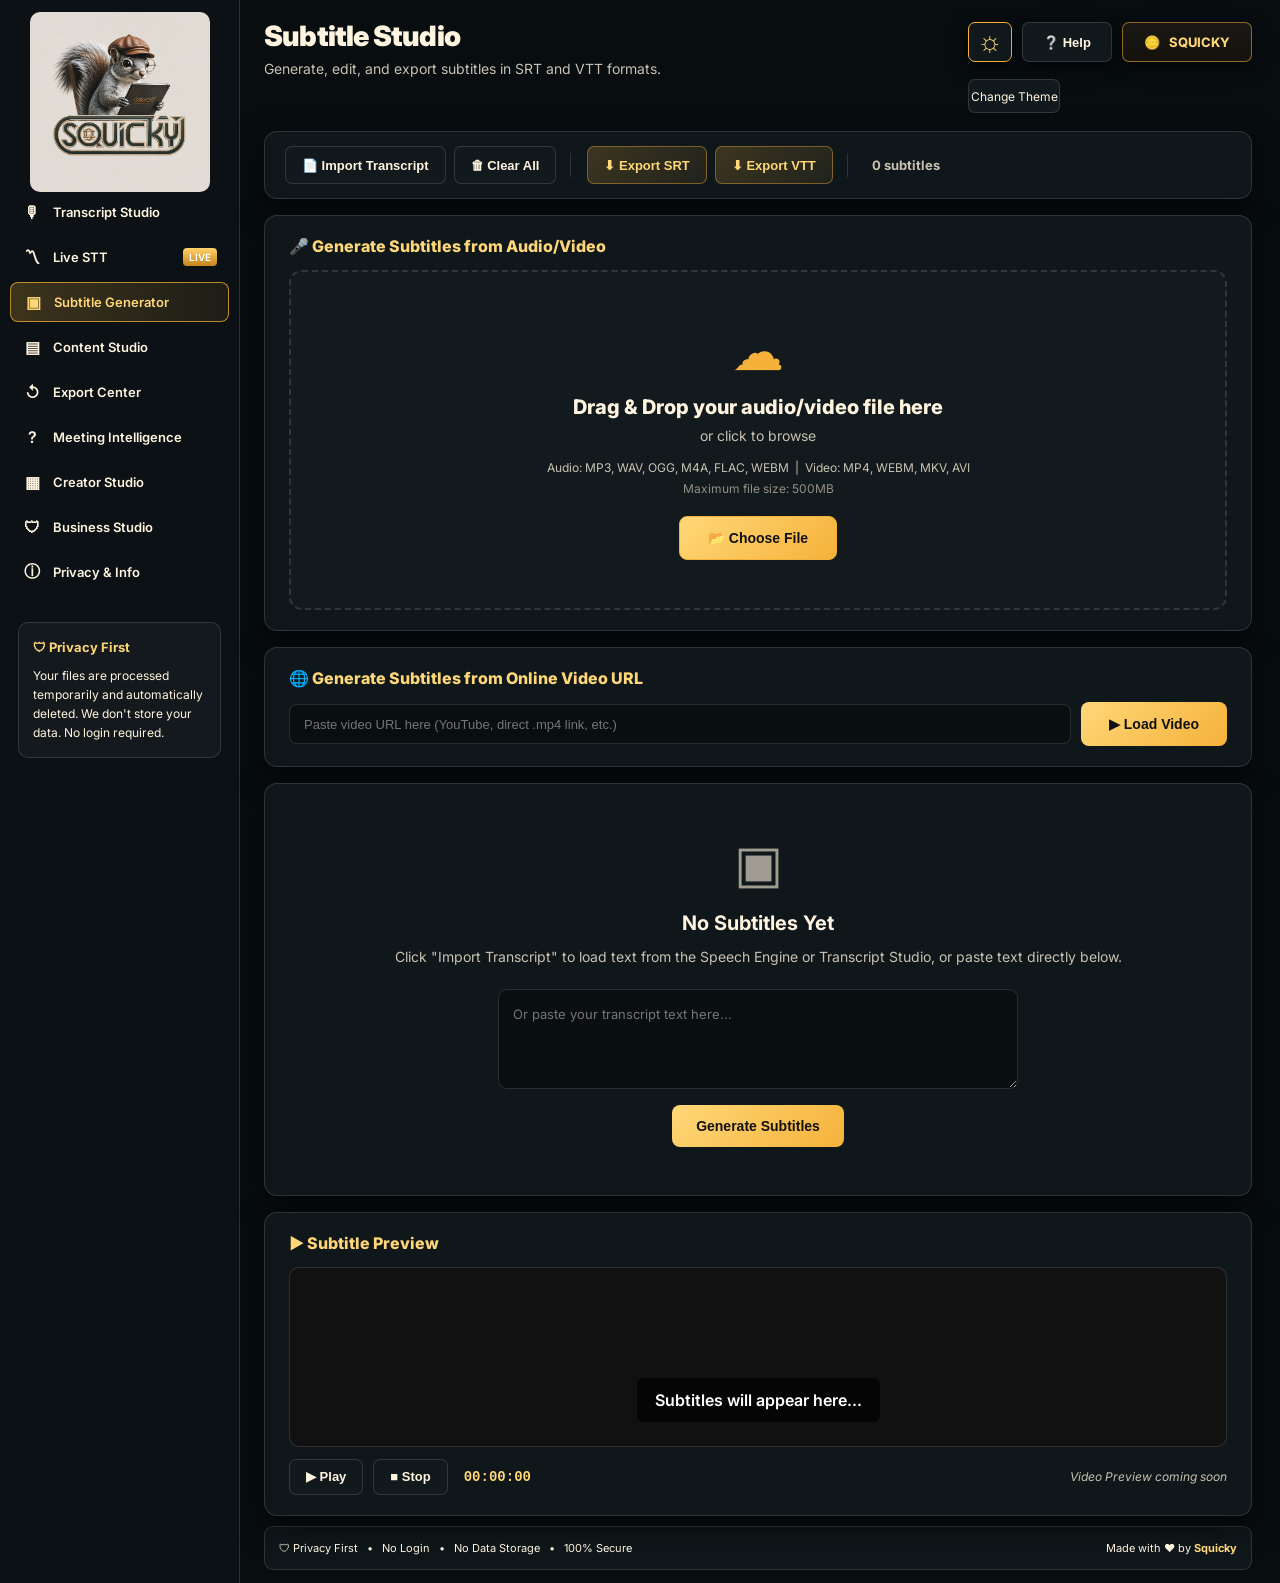
<file: subtitle-studio.html>
<!DOCTYPE html>
<html lang="en" data-theme="dark">
<head>
<meta charset="UTF-8" />
<meta name="viewport" content="width=device-width, initial-scale=1.0" />
<title>Squicky STT - Subtitle Studio</title>
<link href="https://fonts.googleapis.com/css2?family=Inter:wght@400;500;600;700;800;900&display=swap" rel="stylesheet">
<link rel="stylesheet" href="style.css">
<link rel="icon" href="Squicky Logo.png" type="image/png">
</head>
<body>
<button class="mobile-menu-btn" id="mobileMenuBtn" aria-label="Open menu">&#9776;</button>
<div class="sidebar-overlay" id="sidebarOverlay"></div>
<div class="app">
<aside class="sidebar">
  <button class="sidebar-close-btn" id="sidebarCloseBtn" aria-label="Close menu">&#10005;</button>
  <div class="logo"><img src="Squicky Logo.png" alt="Squicky Logo"></div>
  <nav class="menu">
    <a href="transcript-studio.html"><span class="ico">&#127897;</span> Transcript Studio</a>
    <a href="index.html"><span class="ico">&#12349;</span> Live STT <span class="badge">LIVE</span></a>
    <a href="subtitle-studio.html" class="active"><span class="ico">&#9635;</span> Subtitle Generator</a>
    <a href="content-studio.html"><span class="ico">&#9636;</span> Content Studio</a>
    <a href="export-center.html"><span class="ico">&#8634;</span> Export Center</a>
    <a href="meeting-intelligence.html"><span class="ico">?</span> Meeting Intelligence</a>
    <a href="creator-studio.html"><span class="ico">&#9638;</span> Creator Studio</a>
    <a href="business-studio.html"><span class="ico">&#128737;</span> Business Studio</a>
    <a href="#"><span class="ico">&#9432;</span> Privacy &amp; Info</a>
  </nav>
  <div class="privacy"><b>&#128737; Privacy First</b>Your files are processed temporarily and automatically deleted. We don't store your data. No login required.</div>
</aside>

<main class="main">
<header class="header">
  <div><h1>Subtitle Studio</h1><p class="sub">Generate, edit, and export subtitles in SRT and VTT formats.</p></div>
  <div class="actions">
    <button class="btn themeBtn" id="themeBtn">&#9788;</button>
    <button class="btn" id="helpBtn">&#10068; Help</button>
    <div class="brand">&#129689; &nbsp; SQUICKY</div>
    <div class="theme-label" id="themeLabel">Change Theme</div>
    <div class="theme-menu" id="themeMenu">
      <small>Choose Theme</small>
      <div class="theme-option active" data-theme="dark">&#9790; Dark <span>&#10003;</span></div>
      <div class="theme-option" data-theme="medium">&#9673; Medium <span></span></div>
      <div class="theme-option" data-theme="light">&#9788; Light <span></span></div>
    </div>
  </div>
</header>

<section class="ss-container">
  <!-- Top Toolbar -->
  <div class="ss-toolbar">
    <div class="ss-toolbar-group">
      <button class="ss-tool-btn" id="importTranscriptBtn" title="Import from Transcript">&#128196; Import Transcript</button>
      <button class="ss-tool-btn" id="clearAllBtn" title="Clear All Subtitles">&#128465; Clear All</button>
    </div>
    <div class="ss-toolbar-group">
      <button class="ss-tool-btn ss-export-btn" id="exportSrtBtn" title="Export as SRT">&#11015; Export SRT</button>
      <button class="ss-tool-btn ss-export-btn" id="exportVttBtn" title="Export as VTT">&#11015; Export VTT</button>
    </div>
    <div class="ss-toolbar-group">
      <div class="ss-subtitle-count" id="subtitleCount">0 subtitles</div>
    </div>
  </div>

  <!-- Import Source Selection -->
  <div class="ss-import-panel" id="importPanel" style="display:none;">
    <div class="ss-import-row">
      <label class="ss-import-label">Import Source:</label>
      <select class="ss-import-select" id="importSourceSelect">
        <option value="live">Live Transcript</option>
        <option value="upload">Upload Transcript</option>
        <option value="studio">Transcript Studio</option>
      </select>
      <button class="ss-import-confirm-btn" id="importConfirmBtn">Import & Split</button>
      <button class="ss-import-close-btn" id="importCloseBtn">&#10005;</button>
    </div>
  </div>

  <!-- Audio/Video Upload Section -->
  <div class="ss-upload-section" id="ssUploadSection">
    <h3 class="ss-section-title">&#127908; Generate Subtitles from Audio/Video</h3>
    <div class="ss-dropzone" id="ssDropzone">
      <div class="upload-icon">&#9729;</div>
      <h3 class="upload-title">Drag & Drop your audio/video file here</h3>
      <p class="upload-subtitle">or click to browse</p>
      <p class="upload-formats">Audio: MP3, WAV, OGG, M4A, FLAC, WEBM &nbsp;|&nbsp; Video: MP4, WEBM, MKV, AVI</p>
      <p class="upload-limit">Maximum file size: 500MB</p>
      <input type="file" id="ssFileInput" accept=".mp3,.wav,.ogg,.m4a,.flac,.webm,.mp4,.mkv,.avi" hidden>
      <button class="upload-btn" id="ssUploadBtn">&#128194; Choose File</button>
    </div>
    <!-- Media Player (shown after upload) -->
    <div class="ss-media-area" id="ssMediaArea" style="display:none;">
      <div class="ss-media-file-info" id="ssMediaFileInfo">
        <div class="file-details">
          <div class="file-icon">&#127925;</div>
          <div class="file-meta">
            <span class="file-name" id="ssFileName">-</span>
            <span class="file-size" id="ssFileSize">-</span>
          </div>
          <button class="file-remove" id="ssFileRemove" title="Remove file">&#10005;</button>
        </div>
      </div>
      <div class="ss-media-player" id="ssMediaPlayer"></div>
      <div class="ss-generate-controls">
        <button class="ss-generate-file-btn" id="ssGenerateBtn">&#127908; Generate Subtitles from File</button>
        <button class="ss-stop-generate-btn" id="ssStopGenerateBtn" style="display:none;">&#9632; Stop Generation</button>
      </div>
      <div class="ss-generate-progress" id="ssGenerateProgress" style="display:none;">
        <div class="progress-bar"><div class="progress-fill" id="ssProgressFill"></div></div>
        <span class="ss-progress-text" id="ssProgressText">0:00 / 0:00</span>
      </div>
      <p class="ss-media-note">&#9888; Audio will play through speakers. Speech Recognition captures it via microphone. Best in quiet environment.</p>
    </div>
  </div>

  <!-- Online Video URL Section -->
  <div class="ss-upload-section" id="ssUrlSection">
    <h3 class="ss-section-title">&#127760; Generate Subtitles from Online Video URL</h3>
    <div class="ss-url-input-row">
      <input type="url" class="ss-url-input" id="ssVideoUrl" placeholder="Paste video URL here (YouTube, direct .mp4 link, etc.)">
      <button class="ss-generate-file-btn" id="ssUrlLoadBtn">&#9654; Load Video</button>
    </div>
    <div class="ss-url-player" id="ssUrlPlayer" style="display:none;">
      <video class="ss-url-video" id="ssUrlVideo" controls crossorigin="anonymous"></video>
      <div class="ss-generate-controls">
        <button class="ss-generate-file-btn" id="ssUrlGenerateBtn">&#127908; Generate Subtitles from Video</button>
        <button class="ss-stop-generate-btn" id="ssUrlStopBtn" style="display:none;">&#9632; Stop</button>
      </div>
      <p class="ss-media-note">&#9888; Note: Only direct video links work (ending in .mp4, .webm). YouTube links require download first. Audio plays through speakers while mic captures speech.</p>
    </div>
  </div>

  <!-- Subtitle Cards Container -->
  <div class="ss-cards-wrapper" id="subtitleCardsWrapper">
    <div class="ss-no-subtitles" id="noSubtitles">
      <div class="ss-no-icon">&#9635;</div>
      <h3>No Subtitles Yet</h3>
      <p>Click "Import Transcript" to load text from the Speech Engine or Transcript Studio, or paste text directly below.</p>
      <div class="ss-paste-area">
        <textarea class="ss-paste-input" id="pasteInput" placeholder="Or paste your transcript text here..."></textarea>
        <button class="ss-paste-btn" id="pasteGenerateBtn">Generate Subtitles</button>
      </div>
    </div>

    <div class="ss-cards-list" id="subtitleCardsList" style="display:none;"></div>
  </div>

  <!-- Video Preview Placeholder -->
  <div class="ss-preview-section">
    <h3 class="ss-section-title">&#9654; Subtitle Preview</h3>
    <div class="ss-video-placeholder">
      <div class="ss-video-screen" id="videoScreen">
        <div class="ss-subtitle-display" id="subtitleDisplay">Subtitles will appear here...</div>
      </div>
      <div class="ss-preview-controls">
        <button class="ss-preview-btn" id="previewPlayBtn">&#9654; Play</button>
        <button class="ss-preview-btn" id="previewPauseBtn" style="display:none;">&#8545; Pause</button>
        <button class="ss-preview-btn" id="previewStopBtn">&#9632; Stop</button>
        <span class="ss-preview-time" id="previewTime">00:00:00</span>
        <span class="ss-preview-note">Video Preview coming soon</span>
      </div>
    </div>
  </div>
</section>

<footer class="footer"><span>&#128737; Privacy First &nbsp; &#8226; &nbsp; No Login &nbsp; &#8226; &nbsp; No Data Storage &nbsp; &#8226; &nbsp; 100% Secure</span><span>Made with &#10084;&#65039; by <b class="gold">Squicky</b></span></footer>
</main>
</div>

<div class="toast" id="toast"></div>
<script src="subtitle-studio.js"></script>
<script>
(function(){
  var btn=document.getElementById('mobileMenuBtn');
  var overlay=document.getElementById('sidebarOverlay');
  var sidebar=document.querySelector('.sidebar');
  var closeBtn=document.getElementById('sidebarCloseBtn');
  function openMenu(){sidebar.classList.add('open');overlay.classList.add('active');}
  function closeMenu(){sidebar.classList.remove('open');overlay.classList.remove('active');}
  btn.addEventListener('click',openMenu);
  overlay.addEventListener('click',closeMenu);
  closeBtn.addEventListener('click',closeMenu);
})();
</script>
<div class="help-overlay" id="helpOverlay">
  <div class="help-modal">
    <div class="help-header">
      <span class="help-title">Subtitle Studio - Help</span>
      <button class="help-close" id="helpClose">&#10005;</button>
    </div>
    <div class="help-body">
      <ul>
        <li><b>Import:</b> Click "Import Transcript" to load from Speech Engine or Transcript Studio.</li>
        <li>Or paste text directly in the text area and click "Generate Subtitles".</li>
        <li><b>Edit:</b> Change text and timing in each subtitle card.</li>
        <li><b>Split:</b> Place cursor in text, click Split to divide into two subtitles.</li>
        <li><b>Merge:</b> Click Merge to combine a subtitle with the one below it.</li>
        <li><b>Preview:</b> Click Play to see subtitles appear in sequence.</li>
        <li><b>Export:</b> Use Export SRT or Export VTT buttons.</li>
      </ul>
    </div>
    <div class="help-footer">Press Escape or click outside to close</div>
  </div>
</div>
<script>
(function(){
  var helpBtn=document.getElementById('helpBtn');
  var helpOverlay=document.getElementById('helpOverlay');
  var helpClose=document.getElementById('helpClose');
  function openHelp(){helpOverlay.classList.add('open');}
  function closeHelp(){helpOverlay.classList.remove('open');}
  helpBtn.addEventListener('click',openHelp);
  helpClose.addEventListener('click',closeHelp);
  helpOverlay.addEventListener('click',function(e){if(e.target===helpOverlay)closeHelp();});
  document.addEventListener('keydown',function(e){if(e.key==='Escape')closeHelp();});
})();
</script>
</body>
</html>
</file>
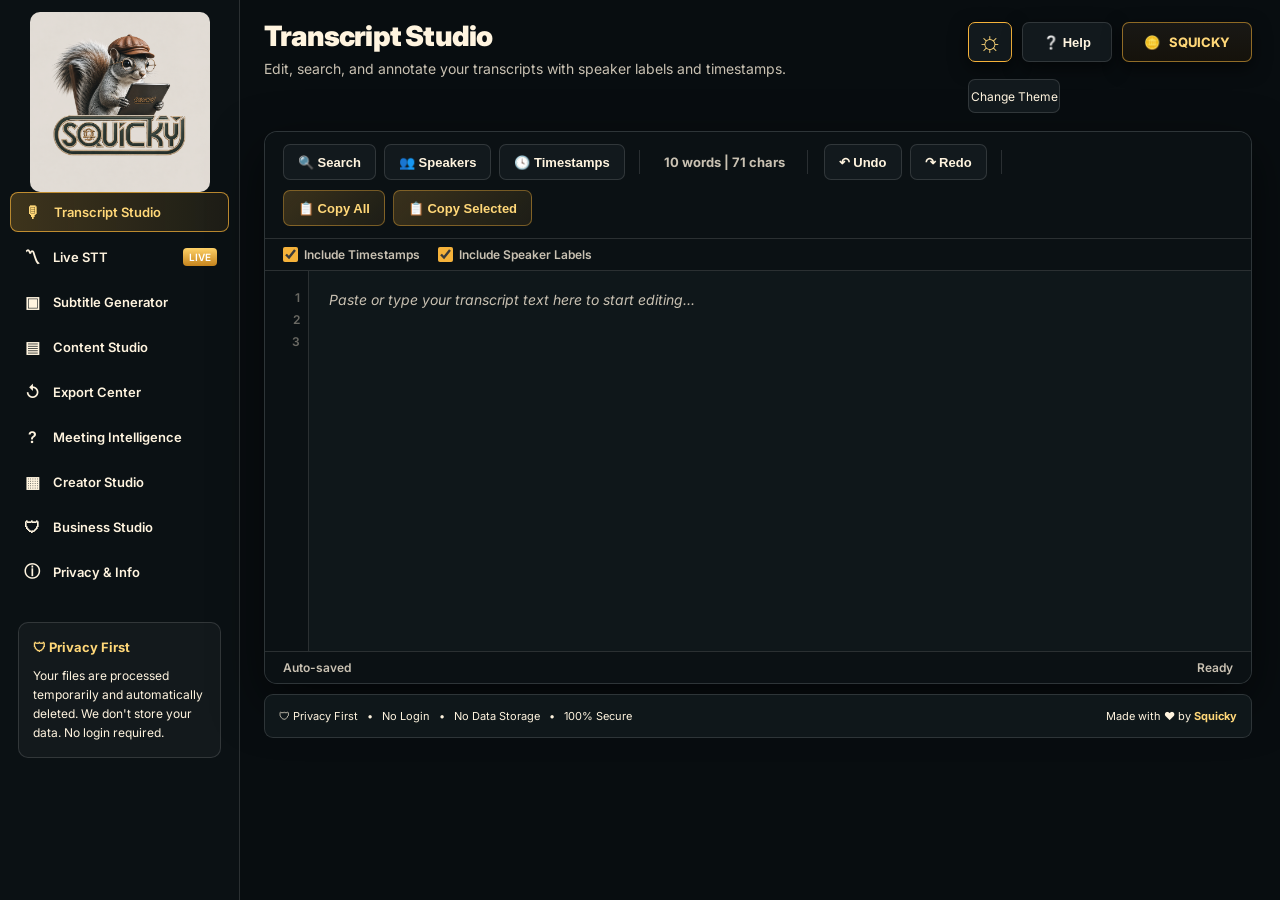
<file: transcript-studio.html>
<!DOCTYPE html>
<html lang="en" data-theme="dark">
<head>
<meta charset="UTF-8" />
<meta name="viewport" content="width=device-width, initial-scale=1.0" />
<title>Squicky STT - Transcript Studio</title>
<link href="https://fonts.googleapis.com/css2?family=Inter:wght@400;500;600;700;800;900&display=swap" rel="stylesheet">
<link rel="stylesheet" href="style.css">
<link rel="icon" href="Squicky Logo.png" type="image/png">
</head>
<body>
<button class="mobile-menu-btn" id="mobileMenuBtn" aria-label="Open menu">&#9776;</button>
<div class="sidebar-overlay" id="sidebarOverlay"></div>
<div class="app">
<aside class="sidebar">
  <button class="sidebar-close-btn" id="sidebarCloseBtn" aria-label="Close menu">&#10005;</button>
  <div class="logo"><img src="Squicky Logo.png" alt="Squicky Logo"></div>
  <nav class="menu">
    <a href="transcript-studio.html" class="active"><span class="ico">&#127897;</span> Transcript Studio</a>
    <a href="index.html"><span class="ico">&#12349;</span> Live STT <span class="badge">LIVE</span></a>
    <a href="subtitle-studio.html"><span class="ico">&#9635;</span> Subtitle Generator</a>
    <a href="content-studio.html"><span class="ico">&#9636;</span> Content Studio</a>
    <a href="export-center.html"><span class="ico">&#8634;</span> Export Center</a>
    <a href="meeting-intelligence.html"><span class="ico">?</span> Meeting Intelligence</a>
    <a href="creator-studio.html"><span class="ico">&#9638;</span> Creator Studio</a>
    <a href="business-studio.html"><span class="ico">&#128737;</span> Business Studio</a>
    <a href="#"><span class="ico">&#9432;</span> Privacy &amp; Info</a>
  </nav>
  <div class="privacy"><b>&#128737; Privacy First</b>Your files are processed temporarily and automatically deleted. We don't store your data. No login required.</div>
</aside>

<main class="main">
<header class="header">
  <div><h1>Transcript Studio</h1><p class="sub">Edit, search, and annotate your transcripts with speaker labels and timestamps.</p></div>
  <div class="actions">
    <button class="btn themeBtn" id="themeBtn">&#9788;</button>
    <button class="btn" id="helpBtn">&#10068; Help</button>
    <div class="brand">&#129689; &nbsp; SQUICKY</div>
    <div class="theme-label" id="themeLabel">Change Theme</div>
    <div class="theme-menu" id="themeMenu">
      <small>Choose Theme</small>
      <div class="theme-option active" data-theme="dark">&#9790; Dark <span>&#10003;</span></div>
      <div class="theme-option" data-theme="medium">&#9673; Medium <span></span></div>
      <div class="theme-option" data-theme="light">&#9788; Light <span></span></div>
    </div>
  </div>
</header>

<section class="ts-container">
  <!-- Toolbar -->
  <div class="ts-toolbar">
    <div class="ts-toolbar-group">
      <button class="ts-tool-btn" id="searchToggleBtn" title="Search & Replace">&#128269; Search</button>
      <button class="ts-tool-btn" id="speakerToggleBtn" title="Speaker Labels">&#128101; Speakers</button>
      <button class="ts-tool-btn" id="timestampToggleBtn" title="Timestamps">&#128339; Timestamps</button>
    </div>
    <div class="ts-toolbar-group">
      <div class="ts-word-count" id="wordCount">0 words | 0 chars</div>
    </div>
    <div class="ts-toolbar-group">
      <button class="ts-tool-btn" id="undoBtn" title="Undo (Ctrl+Z)">&#8630; Undo</button>
      <button class="ts-tool-btn" id="redoBtn" title="Redo (Ctrl+Y)">&#8631; Redo</button>
    </div>
    <div class="ts-toolbar-group">
      <button class="ts-tool-btn ts-copy-btn" id="copyAllBtn" title="Copy All">&#128203; Copy All</button>
      <button class="ts-tool-btn ts-copy-btn" id="copySelectedBtn" title="Copy Selected">&#128203; Copy Selected</button>
    </div>
  </div>

  <!-- Search Panel -->
  <div class="ts-search-panel" id="searchPanel" style="display:none;">
    <div class="ts-search-row">
      <input type="text" class="ts-search-input" id="searchInput" placeholder="Search transcript...">
      <span class="ts-match-count" id="matchCount">0 matches</span>
      <button class="ts-search-nav" id="prevMatchBtn" title="Previous match">&#9650;</button>
      <button class="ts-search-nav" id="nextMatchBtn" title="Next match">&#9660;</button>
      <button class="ts-search-close" id="searchCloseBtn" title="Close search">&#10005;</button>
    </div>
    <div class="ts-replace-row">
      <input type="text" class="ts-search-input" id="replaceInput" placeholder="Replace with...">
      <button class="ts-replace-btn" id="replaceBtn">Replace</button>
      <button class="ts-replace-btn" id="replaceAllBtn">Replace All</button>
    </div>
  </div>

  <!-- Speaker Panel -->
  <div class="ts-speaker-panel" id="speakerPanel" style="display:none;">
    <div class="ts-speaker-row">
      <label class="ts-speaker-label">Assign Speaker:</label>
      <select class="ts-speaker-select" id="speakerSelect">
        <option value="">-- Select Speaker --</option>
        <option value="Speaker 1">Speaker 1</option>
        <option value="Speaker 2">Speaker 2</option>
        <option value="Speaker 3">Speaker 3</option>
        <option value="Speaker 4">Speaker 4</option>
      </select>
      <input type="text" class="ts-speaker-new" id="newSpeakerInput" placeholder="Or create new speaker...">
      <button class="ts-speaker-add-btn" id="addSpeakerBtn">+ Add</button>
      <button class="ts-speaker-assign-btn" id="assignSpeakerBtn">Assign to Selected</button>
    </div>
  </div>

  <!-- Timestamp Panel -->
  <div class="ts-timestamp-panel" id="timestampPanel" style="display:none;">
    <div class="ts-timestamp-row">
      <label class="ts-timestamp-label">Insert Timestamp:</label>
      <input type="text" class="ts-timestamp-input" id="timestampInput" placeholder="00:00:00" pattern="[0-9]{2}:[0-9]{2}:[0-9]{2}">
      <button class="ts-timestamp-insert-btn" id="insertTimestampBtn">Insert</button>
      <span class="ts-timestamp-divider">|</span>
      <label class="ts-timestamp-label">Duration (sec):</label>
      <input type="number" class="ts-timestamp-duration" id="durationInput" placeholder="e.g. 300" min="0">
      <button class="ts-timestamp-auto-btn" id="autoTimestampBtn">Auto-Calculate</button>
    </div>
  </div>

  <!-- Copy Options -->
  <div class="ts-copy-options">
    <label class="ts-copy-toggle"><input type="checkbox" id="includeTimestamps" checked> Include Timestamps</label>
    <label class="ts-copy-toggle"><input type="checkbox" id="includeSpeakers" checked> Include Speaker Labels</label>
  </div>

  <!-- Transcript Editor -->
  <div class="ts-editor-wrapper">
    <div class="ts-line-numbers" id="lineNumbers"></div>
    <div class="ts-editor" id="transcriptEditor" contenteditable="true" spellcheck="true">
      <p class="ts-placeholder" id="editorPlaceholder">Paste or type your transcript text here to start editing...</p>
    </div>
  </div>

  <!-- Status Bar -->
  <div class="ts-status-bar">
    <span id="autoSaveStatus">Auto-saved</span>
    <span id="editStatus">Ready</span>
  </div>
</section>

<footer class="footer"><span>&#128737; Privacy First &nbsp; &#8226; &nbsp; No Login &nbsp; &#8226; &nbsp; No Data Storage &nbsp; &#8226; &nbsp; 100% Secure</span><span>Made with &#10084;&#65039; by <b class="gold">Squicky</b></span></footer>
</main>
</div>

<div class="toast" id="toast"></div>
<script src="transcript-studio.js"></script>
<script>
(function(){
  var btn=document.getElementById('mobileMenuBtn');
  var overlay=document.getElementById('sidebarOverlay');
  var sidebar=document.querySelector('.sidebar');
  var closeBtn=document.getElementById('sidebarCloseBtn');
  function openMenu(){sidebar.classList.add('open');overlay.classList.add('active');}
  function closeMenu(){sidebar.classList.remove('open');overlay.classList.remove('active');}
  btn.addEventListener('click',openMenu);
  overlay.addEventListener('click',closeMenu);
  closeBtn.addEventListener('click',closeMenu);
})();
</script>
<div class="help-overlay" id="helpOverlay">
  <div class="help-modal">
    <div class="help-header">
      <span class="help-title">Transcript Studio - Help</span>
      <button class="help-close" id="helpClose">&#10005;</button>
    </div>
    <div class="help-body">
      <ul>
        <li><b>Edit:</b> Click anywhere in the transcript to edit text directly.</li>
        <li><b>Search:</b> Click Search button or press Ctrl+F to find and replace text.</li>
        <li><b>Speakers:</b> Click Speakers, select a speaker, click in a paragraph, then Assign.</li>
        <li><b>Timestamps:</b> Click Timestamps to insert time markers. Use Auto-Calculate with duration.</li>
        <li><b>Copy:</b> Use Copy All or Copy Selected. Toggle timestamps/speakers inclusion.</li>
        <li><b>Auto-Save:</b> Your edits are saved automatically to browser storage.</li>
        <li><b>Undo/Redo:</b> Use toolbar buttons or Ctrl+Z / Ctrl+Y.</li>
      </ul>
    </div>
    <div class="help-footer">Press Escape or click outside to close</div>
  </div>
</div>
<script>
(function(){
  var helpBtn=document.getElementById('helpBtn');
  var helpOverlay=document.getElementById('helpOverlay');
  var helpClose=document.getElementById('helpClose');
  function openHelp(){helpOverlay.classList.add('open');}
  function closeHelp(){helpOverlay.classList.remove('open');}
  helpBtn.addEventListener('click',openHelp);
  helpClose.addEventListener('click',closeHelp);
  helpOverlay.addEventListener('click',function(e){if(e.target===helpOverlay)closeHelp();});
  document.addEventListener('keydown',function(e){if(e.key==='Escape')closeHelp();});
})();
</script>
</body>
</html>
</file>
<file: style.css>
/* ===== RESET ===== */
*{box-sizing:border-box;margin:0;padding:0}
:root{
  --font:Inter,Arial,sans-serif;
  --radius:13px;
}

/* THEME 1: DARK — black + deep gold */
html[data-theme="dark"]{
  --body:#06090b;
  --sidebar:#0b1114;
  --main:#080d10;
  --panel:#0f171a;
  --panel2:#0b1114;
  --card:#090e11;
  --text:#fff4df;
  --muted:#c9c1b2;
  --line:rgba(255,255,255,.13);
  --accent:#f5b23a;
  --accent2:#ffd778;
  --active:#2b210d;
  --green:#0f2c22;
  --btn:#12191d;
  --shadow:rgba(0,0,0,.55);
  --danger:#c82118;
}

/* THEME 2: MEDIUM — warm charcoal/olive + gold */
html[data-theme="medium"]{
  --body:#403f39;
  --sidebar:#363731;
  --main:#42413b;
  --panel:#3f3e38;
  --panel2:#383832;
  --card:#34342f;
  --text:#fff7ec;
  --muted:#e0d9cc;
  --line:rgba(255,255,255,.20);
  --accent:#efa72d;
  --accent2:#ffc75d;
  --active:#7a5a25;
  --green:#123326;
  --btn:#3a3933;
  --shadow:rgba(0,0,0,.28);
  --danger:#c7211b;
}

/* THEME 3: LIGHT — cream + dark green */
html[data-theme="light"]{
  --body:#fff9ef;
  --sidebar:#fff7e9;
  --main:#fffaf2;
  --panel:#fffaf2;
  --panel2:#fff6e9;
  --card:#fffdf8;
  --text:#10281d;
  --muted:#26352f;
  --line:rgba(94,56,20,.15);
  --accent:#145b36;
  --accent2:#1d7d4a;
  --active:#123b2b;
  --green:#123b2b;
  --btn:#fffaf2;
  --shadow:rgba(124,83,30,.12);
  --danger:#df3028;
}

/* ===== BODY & APP ===== */
body{
  min-height:100vh;font-family:var(--font);color:var(--text);
  background:radial-gradient(circle at 55% 0,rgba(255,255,255,.11),transparent 35%),var(--body);
  transition: background 0.3s, color 0.3s;
}
.app{min-height:100vh;display:grid;grid-template-columns:240px 1fr}

/* ===== SIDEBAR ===== */
.sidebar{background:var(--sidebar);border-right:1px solid var(--line);padding:12px 10px}
.logo{height:180px;display:flex;justify-content:center;align-items:flex-start;overflow:hidden}
.logo img{width:180px;border-radius:10px}
html[data-theme="dark"] .logo img,html[data-theme="medium"] .logo img{mix-blend-mode:screen}
html[data-theme="light"] .logo img{mix-blend-mode:multiply}

.menu{display:flex;flex-direction:column;gap:5px}
.menu a{height:40px;display:flex;align-items:center;gap:11px;padding:0 12px;border-radius:8px;text-decoration:none;color:var(--text);font-size:13px;font-weight:600;transition:background 0.2s}
.menu a:hover{background:var(--panel)}
.menu a.active{background:var(--active);color:#fff}
html[data-theme="dark"] .menu a.active{border:1px solid rgba(245,178,58,.72);background:linear-gradient(90deg,rgba(245,178,58,.22),rgba(245,178,58,.08));color:var(--accent2)}
html[data-theme="medium"] .menu a.active{background:linear-gradient(90deg,#7b5a25,#524124);color:#fff}
html[data-theme="light"] .menu a.active{background:var(--green);color:#fff}
.ico{width:20px;text-align:center;font-size:16px}
.badge{margin-left:auto;background:linear-gradient(#ffd268,#c6841d);color:white;font-size:10px;padding:3px 6px;border-radius:4px}

.privacy{margin:30px 8px 0;padding:14px;border:1px solid var(--line);border-radius:10px;background:rgba(255,255,255,.035);font-size:12px;line-height:1.6}
.privacy b{display:block;margin-bottom:8px;color:var(--accent2);font-size:13px}
html[data-theme="light"] .privacy b{color:var(--text)}

/* ===== MAIN AREA ===== */
.main{padding:22px 28px 13px 24px;max-width:1120px;background:var(--main)}
.header{display:flex;justify-content:space-between;align-items:flex-start;margin-bottom:18px}
h1{font-size:28px;line-height:1;font-weight:900;letter-spacing:-0.8px}
.sub{font-size:14px;margin-top:10px;color:var(--muted)}

/* ===== HEADER ACTIONS ===== */
.actions{display:grid;grid-template-columns:44px 90px 130px;gap:10px;position:relative}
.btn,.brand{height:40px;border-radius:7px;border:1px solid var(--line);background:var(--btn);color:var(--text);display:flex;align-items:center;justify-content:center;font-weight:750;font-size:13px;box-shadow:0 6px 18px var(--shadow);cursor:pointer;transition:all 0.2s}
.btn:hover{border-color:var(--accent)}
.brand{background:var(--green);color:white}
html[data-theme="dark"] .brand,html[data-theme="medium"] .brand{border-color:rgba(245,178,58,.55);color:var(--accent2);background:linear-gradient(#191815,#15120b)}
.themeBtn{font-size:28px;color:var(--accent2);border-color:var(--accent)}
html[data-theme="light"] .themeBtn{color:var(--text);background:transparent;border:0;box-shadow:none}
.theme-label{grid-column:1/2;width:92px;height:34px;margin-top:7px;background:var(--btn);border:1px solid var(--line);border-radius:7px;font-size:12px;display:flex;align-items:center;justify-content:center;cursor:pointer;transition:border-color 0.2s}
.theme-label:hover{border-color:var(--accent)}
.theme-menu{position:absolute;top:72px;left:-95px;width:150px;background:#151515;color:#fff;border:1px solid rgba(255,255,255,.18);border-radius:8px;padding:8px;box-shadow:0 20px 50px rgba(0,0,0,.4);display:none;z-index:50}
.theme-menu.open{display:block}
.theme-menu small{display:block;padding:6px 8px;color:#999}
.theme-option{padding:9px 10px;border-radius:6px;cursor:pointer;font-size:13px;display:flex;justify-content:space-between;transition:background 0.2s}
.theme-option.active,.theme-option:hover{background:rgba(241,170,46,.35)}

/* ===== TOOL SECTION ===== */
.tool{border:1px solid var(--line);border-radius:13px;background:var(--panel);box-shadow:0 18px 50px var(--shadow);overflow:hidden}
.tabs{height:50px;display:grid;grid-template-columns:1fr 1fr;border-bottom:1px solid var(--line)}
.tab{display:flex;align-items:center;justify-content:center;gap:10px;font-size:14px;font-weight:700;cursor:pointer;transition:background 0.2s}
.tab:hover{background:rgba(255,255,255,.02)}
.tab.active{border-left:1px solid var(--line);border-bottom:3px solid var(--accent);background:rgba(255,255,255,.03)}
.live-pill{background:linear-gradient(#34b462,#11753b);color:white;font-size:10px;padding:4px 7px;border-radius:5px}
html[data-theme="dark"] .live-pill,html[data-theme="medium"] .live-pill{background:linear-gradient(#ffd268,#c6841d)}

/* ===== STUDIO ===== */
.studio{display:grid;grid-template-columns:300px 1fr;gap:24px;padding:20px 18px 12px 16px}
.left{text-align:center;border-right:1px solid var(--line);padding:3px 22px 0 0}
.micOuter{width:170px;height:170px;margin:0 auto 8px;border-radius:50%;border:1px dashed var(--accent);display:flex;align-items:center;justify-content:center;transition:border-color 0.3s}
.micOuter.recording{border-color:var(--danger);animation:outerPulse 1.5s infinite}
.micMid{width:110px;height:110px;border-radius:50%;border:2px solid var(--accent);background:var(--green);display:flex;align-items:center;justify-content:center;box-shadow:0 0 0 16px rgba(255,255,255,.04);transition:all 0.3s}
html[data-theme="dark"] .micMid,html[data-theme="medium"] .micMid{background:rgba(245,178,58,.07)}
.mic{font-size:42px;color:white}
html[data-theme="dark"] .mic,html[data-theme="medium"] .mic{color:var(--accent2)}
.timer{font-size:16px;font-weight:850;margin:8px 0 12px}
.red{color:var(--danger);font-size:10px;margin:0 5px}
.liveText{font-size:11px;font-weight:500}
.controls{display:flex;justify-content:center;gap:10px;margin-bottom:10px}
.controls button{height:36px;padding:0 16px;border-radius:6px;border:1px solid var(--line);font-weight:700;color:var(--text);background:var(--btn);cursor:pointer;transition:all 0.2s;font-size:12px}
.controls button:hover{border-color:var(--accent)}
.start{background:linear-gradient(135deg,var(--accent2),var(--accent))!important;color:#111!important}
html[data-theme="light"] .start{background:var(--green)!important;color:white!important}
.stop{background:linear-gradient(135deg,#f94b3e,#b81712)!important;color:white!important}
.note{border-top:1px solid var(--line);padding-top:10px;font-size:11px;line-height:1.5;color:var(--muted)}

@keyframes outerPulse{
  0%,100%{transform:scale(1);opacity:1}
  50%{transform:scale(1.03);opacity:0.8}
}

/* ===== TRANSCRIPT AREA ===== */
.right{padding-top:8px}
.transHead{display:flex;justify-content:space-between;align-items:center;margin-bottom:13px}
.title{font-size:13px;font-weight:700;color:var(--accent2)}
html[data-theme="light"] .title{color:var(--accent)}
.topSelects{display:flex;gap:9px;align-items:center}
.selectlike{height:38px;border:1px solid var(--line);border-radius:8px;background:var(--btn);color:var(--text);display:flex;align-items:center;gap:9px;padding:0 4px;font-size:13px;font-weight:700}
.selectlike select{background:transparent;border:none;color:var(--text);font-size:13px;font-weight:700;outline:none;cursor:pointer;padding:0 8px}
.selectlike select option{background:var(--btn);color:var(--text)}
.clear{height:38px;border:1px solid var(--line);border-radius:8px;background:var(--btn);color:var(--text);display:flex;align-items:center;gap:9px;padding:0 14px;font-size:13px;font-weight:700;cursor:pointer;transition:all 0.2s}
.clear:hover{border-color:var(--danger);color:var(--danger)}
.transBox{min-height:200px;max-height:280px;overflow-y:auto;border:1px solid var(--line);border-radius:9px;background:var(--card);padding:14px 14px 7px;font-size:13px;line-height:1.65;box-shadow:inset 0 0 20px rgba(0,0,0,.06);transition:border-color 0.3s}
.transBox.active{border-color:var(--accent)}
.transBox .placeholder{color:var(--muted);font-style:italic}
.transBox .interim{color:var(--muted);font-style:italic}
.gold{color:var(--accent2)}
html[data-theme="light"] .gold{color:var(--accent)}
.wave{height:43px;margin-top:10px;display:flex;align-items:end;gap:4px;overflow:hidden}
.wave i{width:4px;border-radius:9px;background:linear-gradient(180deg,var(--accent2),rgba(255,255,255,.08));display:block}
html[data-theme="light"] .wave i{background:linear-gradient(180deg,#b7dcae,#f1eadf)}
.transActions{display:flex;justify-content:flex-end;gap:11px;margin-top:13px}
.copy,.download{height:42px;border-radius:8px;border:1px solid var(--line);background:var(--btn);color:var(--text);padding:0 16px;font-weight:800;cursor:pointer;font-size:14px;transition:all 0.2s}
.copy:hover{border-color:var(--accent)}
.download{background:var(--green);color:white}
html[data-theme="dark"] .download,html[data-theme="medium"] .download{background:linear-gradient(135deg,#d09222,#9e640c)}
.download:hover{opacity:0.9}

/* ===== SETTINGS ===== */
.settings{margin:8px 10px 10px;border:1px solid var(--line);border-radius:9px;display:grid;grid-template-columns:1fr 1fr 1fr .95fr;overflow:hidden}
.setting{height:72px;padding:10px 16px;border-right:1px solid var(--line)}
.setting:last-child{border-right:0}
.setting label{display:block;font-size:11px;font-weight:700;margin-bottom:6px}
.setting select{width:100%;height:32px;background:var(--btn);border:1px solid var(--line);color:var(--text);border-radius:6px;padding:0 10px;font-weight:600;font-size:12px;cursor:pointer;outline:none}
.punct{display:flex;align-items:center;gap:6px;margin-top:12px;font-size:11px;cursor:pointer}
.toggle{width:34px;height:18px;border-radius:20px;background:var(--accent);position:relative;transition:background 0.3s}
.toggle:after{content:"";position:absolute;width:15px;height:15px;background:white;border-radius:50%;right:2px;top:1.5px;transition:all 0.3s}
.toggle.off{background:var(--line)}
.toggle.off:after{right:auto;left:2px}

/* ===== LOWER SECTION ===== */
.lower{display:grid;grid-template-columns:1.36fr .86fr;gap:12px;margin-top:10px}
.box{border:1px solid var(--line);border-radius:10px;background:var(--panel);padding:12px;box-shadow:0 8px 22px var(--shadow)}
.box h3{font-size:14px;margin-bottom:12px}
.cards{display:grid;grid-template-columns:repeat(4,1fr);gap:5px}
.fcard{height:62px;border:1px solid var(--line);border-radius:7px;background:rgba(255,255,255,.025);display:grid;grid-template-columns:32px 1fr;gap:7px;align-items:center;padding:7px;transition:border-color 0.2s}
.fcard:hover{border-color:var(--accent)}
.fico,.circle{background:rgba(241,170,46,.15);color:var(--accent);border-radius:6px;display:flex;align-items:center;justify-content:center}
.fico{width:28px;height:28px;font-size:15px}
.fcard b{display:block;font-size:10px;margin-bottom:2px}
.fcard span{font-size:9px;line-height:1.2;color:var(--muted)}
.steps{display:flex;flex-direction:column;gap:11px;margin-left:6px}
.step{display:grid;grid-template-columns:32px 16px 1fr;align-items:start}
.circle{width:28px;height:28px;border-radius:50%;font-size:15px}
.stepNum{font-size:11px;font-weight:900;padding-top:4px}
.step p{font-size:11px;line-height:1.3;color:var(--muted)}
.step b{font-size:11px;color:var(--text)}

/* ===== FOOTER ===== */
.footer{height:44px;margin-top:10px;border:1px solid var(--line);border-radius:9px;background:var(--panel);display:flex;justify-content:space-between;align-items:center;padding:0 14px;font-size:11px}

/* ===== TOAST ===== */
.toast{position:fixed;bottom:28px;left:50%;transform:translateX(-50%) translateY(16px);background:var(--accent);color:#111;padding:11px 24px;border-radius:22px;font-size:13px;font-weight:700;opacity:0;transition:all 0.3s;pointer-events:none;z-index:1000;white-space:nowrap}
.toast.show{opacity:1;transform:translateX(-50%) translateY(0)}

/* ===== SCROLLBAR ===== */
.transBox::-webkit-scrollbar{width:5px}
.transBox::-webkit-scrollbar-track{background:transparent}
.transBox::-webkit-scrollbar-thumb{background:var(--accent);border-radius:3px}

/* ===== TAB PANELS ===== */
.tab-panel{animation:fadeIn 0.3s ease}
@keyframes fadeIn{from{opacity:0;transform:translateY(6px)}to{opacity:1;transform:translateY(0)}}

/* ===== UPLOAD AREA ===== */
.upload-area{padding:28px 24px}
.upload-dropzone{border:2px dashed var(--line);border-radius:13px;padding:48px 28px;text-align:center;cursor:pointer;transition:all 0.3s;background:rgba(255,255,255,.015)}
.upload-dropzone:hover,.upload-dropzone.dragover{border-color:var(--accent);background:rgba(245,178,58,.04)}
html[data-theme="light"] .upload-dropzone:hover,html[data-theme="light"] .upload-dropzone.dragover{background:rgba(20,91,54,.04)}
.upload-icon{font-size:52px;margin-bottom:12px;color:var(--accent)}
.upload-title{font-size:20px;font-weight:800;margin-bottom:8px}
.upload-subtitle{font-size:14px;color:var(--muted);margin-bottom:16px}
.upload-formats{font-size:12px;color:var(--muted);margin-bottom:6px}
.upload-limit{font-size:12px;color:var(--muted);opacity:0.7;margin-bottom:20px}
.upload-btn{height:44px;padding:0 28px;border-radius:8px;border:1px solid var(--accent);background:linear-gradient(135deg,var(--accent2),var(--accent));color:#111;font-weight:800;font-size:14px;cursor:pointer;transition:all 0.2s}
html[data-theme="light"] .upload-btn{background:var(--green);color:white;border-color:var(--green)}
.upload-btn:hover{opacity:0.9;transform:translateY(-1px)}

/* File Info */
.file-info{margin-top:20px;border:1px solid var(--line);border-radius:10px;padding:16px 20px;background:var(--card)}
.file-details{display:flex;align-items:center;gap:14px}
.file-icon{font-size:32px;width:48px;height:48px;display:flex;align-items:center;justify-content:center;background:rgba(245,178,58,.1);border-radius:10px}
html[data-theme="light"] .file-icon{background:rgba(20,91,54,.1)}
.file-meta{flex:1;display:flex;flex-direction:column;gap:3px}
.file-name{font-size:14px;font-weight:700}
.file-size{font-size:12px;color:var(--muted)}
.file-duration{font-size:12px;color:var(--accent2)}
html[data-theme="light"] .file-duration{color:var(--accent)}
.file-remove{width:32px;height:32px;border-radius:50%;border:1px solid var(--line);background:var(--btn);color:var(--danger);font-size:14px;cursor:pointer;display:flex;align-items:center;justify-content:center;transition:all 0.2s}
.file-remove:hover{background:rgba(200,33,24,.1);border-color:var(--danger)}

/* Upload Progress */
.upload-progress{margin-top:14px}
.progress-bar{height:6px;border-radius:3px;background:var(--line);overflow:hidden}
.progress-fill{height:100%;border-radius:3px;background:linear-gradient(90deg,var(--accent),var(--accent2));width:0;transition:width 0.3s ease}
html[data-theme="light"] .progress-fill{background:linear-gradient(90deg,var(--accent),var(--accent2))}
.progress-text{font-size:12px;color:var(--muted);margin-top:6px;display:block}

/* Processing Status */
.processing-status{margin-top:20px;display:flex;align-items:center;gap:12px;padding:16px;border:1px solid var(--accent);border-radius:10px;background:rgba(245,178,58,.05)}
html[data-theme="light"] .processing-status{border-color:var(--accent);background:rgba(20,91,54,.05)}
.processing-spinner{width:24px;height:24px;border:3px solid var(--line);border-top-color:var(--accent);border-radius:50%;animation:spin 0.8s linear infinite}
@keyframes spin{to{transform:rotate(360deg)}}
.processing-text{font-size:14px;font-weight:700;color:var(--accent2)}
html[data-theme="light"] .processing-text{color:var(--accent)}

/* Upload Actions */
.upload-actions{margin-top:18px;display:flex;gap:12px;justify-content:center}
.process-btn{height:44px;padding:0 28px;border-radius:8px;border:none;background:linear-gradient(135deg,var(--accent2),var(--accent));color:#111;font-weight:800;font-size:14px;cursor:pointer;transition:all 0.2s}
html[data-theme="light"] .process-btn{background:var(--green);color:white}
.process-btn:hover{opacity:0.9;transform:translateY(-1px)}
.cancel-btn{height:44px;padding:0 20px;border-radius:8px;border:1px solid var(--line);background:var(--btn);color:var(--text);font-weight:700;font-size:14px;cursor:pointer;transition:all 0.2s}
.cancel-btn:hover{border-color:var(--danger);color:var(--danger)}

/* Privacy Notice */
.privacy-notice{margin-top:22px;padding:14px 18px;border:1px solid var(--line);border-radius:9px;background:rgba(255,255,255,.02);font-size:13px;line-height:1.6;color:var(--muted);text-align:center}
.privacy-notice b{color:var(--accent2)}
html[data-theme="light"] .privacy-notice b{color:var(--accent)}

/* Upload Transcript */
.upload-transcript{padding:0 24px 20px}

/* ===== AUDIO LEVEL INDICATOR ===== */
.audio-level{display:flex;align-items:flex-end;justify-content:center;gap:3px;height:28px;margin:8px 0 4px;opacity:0;transition:opacity 0.3s}
.audio-level.active{opacity:1}
.level-bar{width:4px;height:4px;min-height:4px;border-radius:2px;background:var(--accent);transition:height 0.1s ease}

/* ===== RECORDING STATUS ===== */
.rec-status{font-size:13px;font-weight:700;color:var(--muted);margin-bottom:12px;transition:color 0.3s}
.rec-status.listening{color:var(--accent2)}
html[data-theme="light"] .rec-status.listening{color:var(--accent)}
.rec-status.processing{color:var(--accent)}

/* ===== TRANSCRIPT STUDIO ===== */
.ts-container{border:1px solid var(--line);border-radius:13px;background:var(--panel);box-shadow:0 18px 50px var(--shadow);overflow:hidden;display:flex;flex-direction:column}

/* Toolbar */
.ts-toolbar{display:flex;align-items:center;gap:10px;padding:12px 18px;border-bottom:1px solid var(--line);background:var(--panel2);flex-wrap:wrap}
.ts-toolbar-group{display:flex;align-items:center;gap:8px}
.ts-toolbar-group:not(:last-child)::after{content:'';width:1px;height:24px;background:var(--line);margin:0 6px}
.ts-tool-btn{height:36px;padding:0 14px;border-radius:7px;border:1px solid var(--line);background:var(--btn);color:var(--text);font-size:13px;font-weight:700;cursor:pointer;transition:all 0.2s;white-space:nowrap}
.ts-tool-btn:hover{border-color:var(--accent);color:var(--accent2)}
html[data-theme="light"] .ts-tool-btn:hover{color:var(--accent)}
.ts-copy-btn{background:var(--green);color:white;border-color:transparent}
html[data-theme="dark"] .ts-copy-btn,html[data-theme="medium"] .ts-copy-btn{background:linear-gradient(135deg,rgba(245,178,58,.2),rgba(245,178,58,.08));color:var(--accent2);border-color:rgba(245,178,58,.4)}
.ts-copy-btn:hover{opacity:0.85}
.ts-word-count{font-size:13px;font-weight:700;color:var(--muted);padding:0 8px}

/* Search Panel */
.ts-search-panel{padding:12px 18px;border-bottom:1px solid var(--line);background:var(--panel2);animation:fadeIn 0.2s ease}
.ts-search-row,.ts-replace-row{display:flex;align-items:center;gap:8px}
.ts-replace-row{margin-top:8px}
.ts-search-input{flex:1;height:36px;padding:0 12px;border-radius:7px;border:1px solid var(--line);background:var(--card);color:var(--text);font-size:13px;font-weight:500;outline:none;transition:border-color 0.2s;min-width:120px}
.ts-search-input:focus{border-color:var(--accent)}
.ts-match-count{font-size:12px;font-weight:700;color:var(--muted);white-space:nowrap;min-width:80px;text-align:center}
.ts-search-nav{width:32px;height:32px;border-radius:6px;border:1px solid var(--line);background:var(--btn);color:var(--text);font-size:12px;cursor:pointer;display:flex;align-items:center;justify-content:center;transition:all 0.2s}
.ts-search-nav:hover{border-color:var(--accent);color:var(--accent2)}
.ts-search-close{width:32px;height:32px;border-radius:6px;border:1px solid var(--line);background:var(--btn);color:var(--muted);font-size:14px;cursor:pointer;display:flex;align-items:center;justify-content:center;transition:all 0.2s}
.ts-search-close:hover{border-color:var(--danger);color:var(--danger)}
.ts-replace-btn{height:32px;padding:0 14px;border-radius:6px;border:1px solid var(--line);background:var(--btn);color:var(--text);font-size:12px;font-weight:700;cursor:pointer;transition:all 0.2s}
.ts-replace-btn:hover{border-color:var(--accent);color:var(--accent2)}

/* Speaker Panel */
.ts-speaker-panel{padding:12px 18px;border-bottom:1px solid var(--line);background:var(--panel2);animation:fadeIn 0.2s ease}
.ts-speaker-row{display:flex;align-items:center;gap:8px;flex-wrap:wrap}
.ts-speaker-label,.ts-timestamp-label{font-size:13px;font-weight:700;color:var(--muted);white-space:nowrap}
.ts-speaker-select{height:36px;padding:0 12px;border-radius:7px;border:1px solid var(--line);background:var(--btn);color:var(--text);font-size:13px;font-weight:600;cursor:pointer;outline:none}
.ts-speaker-new{height:36px;padding:0 12px;border-radius:7px;border:1px solid var(--line);background:var(--card);color:var(--text);font-size:13px;outline:none;min-width:160px;transition:border-color 0.2s}
.ts-speaker-new:focus{border-color:var(--accent)}
.ts-speaker-add-btn,.ts-speaker-assign-btn{height:36px;padding:0 14px;border-radius:7px;border:1px solid var(--line);background:var(--btn);color:var(--text);font-size:13px;font-weight:700;cursor:pointer;transition:all 0.2s;white-space:nowrap}
.ts-speaker-add-btn:hover{border-color:var(--accent);color:var(--accent2)}
.ts-speaker-assign-btn{background:var(--green);color:white;border-color:transparent}
html[data-theme="dark"] .ts-speaker-assign-btn,html[data-theme="medium"] .ts-speaker-assign-btn{background:linear-gradient(135deg,rgba(245,178,58,.2),rgba(245,178,58,.08));color:var(--accent2);border-color:rgba(245,178,58,.4)}
.ts-speaker-assign-btn:hover{opacity:0.85}

/* Speaker Badges */
.ts-speaker-badge{display:inline-block;padding:2px 10px;border-radius:12px;font-size:11px;font-weight:800;margin-right:8px;vertical-align:middle;color:white}
.ts-speaker-badge[data-color="0"]{background:#e67e22}
.ts-speaker-badge[data-color="1"]{background:#3498db}
.ts-speaker-badge[data-color="2"]{background:#9b59b6}
.ts-speaker-badge[data-color="3"]{background:#27ae60}
.ts-speaker-badge[data-color="4"]{background:#e74c3c}
.ts-speaker-badge[data-color="5"]{background:#f39c12}

/* Timestamp Panel */
.ts-timestamp-panel{padding:12px 18px;border-bottom:1px solid var(--line);background:var(--panel2);animation:fadeIn 0.2s ease}
.ts-timestamp-row{display:flex;align-items:center;gap:8px;flex-wrap:wrap}
.ts-timestamp-input,.ts-timestamp-duration{height:36px;padding:0 12px;border-radius:7px;border:1px solid var(--line);background:var(--card);color:var(--text);font-size:13px;font-weight:600;outline:none;width:110px;transition:border-color 0.2s}
.ts-timestamp-input:focus,.ts-timestamp-duration:focus{border-color:var(--accent)}
.ts-timestamp-insert-btn,.ts-timestamp-auto-btn{height:36px;padding:0 14px;border-radius:7px;border:1px solid var(--line);background:var(--btn);color:var(--text);font-size:13px;font-weight:700;cursor:pointer;transition:all 0.2s;white-space:nowrap}
.ts-timestamp-insert-btn:hover,.ts-timestamp-auto-btn:hover{border-color:var(--accent);color:var(--accent2)}
.ts-timestamp-divider{color:var(--line);font-size:18px;margin:0 4px}

/* Timestamp in editor */
.ts-timestamp{display:inline-block;padding:1px 8px;border-radius:4px;font-size:11px;font-weight:700;font-family:monospace;color:var(--accent2);background:rgba(245,178,58,.1);margin-right:8px;vertical-align:middle}
html[data-theme="light"] .ts-timestamp{color:var(--accent);background:rgba(20,91,54,.08)}

/* Copy Options */
.ts-copy-options{display:flex;align-items:center;gap:18px;padding:8px 18px;border-bottom:1px solid var(--line);background:var(--panel2)}
.ts-copy-toggle{display:flex;align-items:center;gap:6px;font-size:12px;font-weight:600;color:var(--muted);cursor:pointer}
.ts-copy-toggle input[type="checkbox"]{accent-color:var(--accent);width:15px;height:15px;cursor:pointer}

/* Editor Wrapper */
.ts-editor-wrapper{display:flex;flex:1;min-height:380px;max-height:520px;overflow:hidden}
.ts-line-numbers{width:44px;padding:16px 8px 16px 12px;background:var(--panel2);border-right:1px solid var(--line);overflow-y:hidden;text-align:right;user-select:none}
.ts-line-num{font-size:12px;font-weight:600;color:var(--muted);opacity:0.5;line-height:1.85;height:22.2px}
.ts-editor{flex:1;padding:16px 20px;font-size:14px;line-height:1.85;color:var(--text);overflow-y:auto;outline:none;min-height:380px;max-height:520px;position:relative}
.ts-editor p{margin:0;min-height:22.2px}
.ts-editor:empty::before{content:attr(data-placeholder);color:var(--muted);font-style:italic}
.ts-placeholder{color:var(--muted);font-style:italic;pointer-events:none}

/* Search Highlights */
.ts-highlight{background:rgba(245,178,58,.35);border-radius:2px;padding:0 1px}
html[data-theme="light"] .ts-highlight{background:rgba(20,91,54,.2)}
.ts-highlight-active{background:rgba(245,178,58,.7);color:#111;border-radius:2px}
html[data-theme="light"] .ts-highlight-active{background:rgba(20,91,54,.45);color:white}

/* Status Bar */
.ts-status-bar{display:flex;justify-content:space-between;align-items:center;padding:8px 18px;border-top:1px solid var(--line);background:var(--panel2);font-size:12px;font-weight:600;color:var(--muted)}

/* Editor scrollbar */
.ts-editor::-webkit-scrollbar{width:5px}
.ts-editor::-webkit-scrollbar-track{background:transparent}
.ts-editor::-webkit-scrollbar-thumb{background:var(--accent);border-radius:3px}

/* ===== EXPORT CENTER ===== */
.ec-container{display:flex;flex-direction:column;gap:16px}

/* Summary Bar */
.ec-summary{display:flex;gap:12px;padding:16px 20px;border:1px solid var(--line);border-radius:13px;background:var(--panel);box-shadow:0 10px 30px var(--shadow);flex-wrap:wrap}
.ec-summary-item{flex:1;min-width:100px;text-align:center;padding:8px 12px;border-right:1px solid var(--line)}
.ec-summary-item:last-child{border-right:none}
.ec-summary-label{display:block;font-size:11px;font-weight:700;color:var(--muted);text-transform:uppercase;letter-spacing:0.5px;margin-bottom:4px}
.ec-summary-value{display:block;font-size:18px;font-weight:800;color:var(--accent2)}
html[data-theme="light"] .ec-summary-value{color:var(--accent)}

/* No Transcript Message */
.ec-no-transcript{text-align:center;padding:60px 28px;border:1px solid var(--line);border-radius:13px;background:var(--panel);box-shadow:0 10px 30px var(--shadow)}
.ec-no-icon{font-size:52px;margin-bottom:16px;opacity:0.6}
.ec-no-transcript h3{font-size:20px;margin-bottom:10px}
.ec-no-transcript p{font-size:14px;color:var(--muted);line-height:1.7}
.ec-no-transcript a{color:var(--accent2);text-decoration:underline}
html[data-theme="light"] .ec-no-transcript a{color:var(--accent)}

/* Options Panel */
.ec-options{padding:20px 24px;border:1px solid var(--line);border-radius:13px;background:var(--panel);box-shadow:0 10px 30px var(--shadow)}
.ec-section-title{font-size:16px;font-weight:800;margin-bottom:14px;color:var(--accent2)}
html[data-theme="light"] .ec-section-title{color:var(--accent)}
.ec-options-grid{display:flex;gap:20px;flex-wrap:wrap;margin-bottom:14px}
.ec-option-toggle{display:flex;align-items:center;gap:7px;font-size:13px;font-weight:600;color:var(--text);cursor:pointer}
.ec-option-toggle input[type="checkbox"]{accent-color:var(--accent);width:16px;height:16px;cursor:pointer}
.ec-title-input{display:flex;align-items:center;gap:12px}
.ec-title-input label{font-size:13px;font-weight:700;color:var(--muted);white-space:nowrap}
.ec-title-input input{flex:1;max-width:320px;height:36px;padding:0 12px;border-radius:7px;border:1px solid var(--line);background:var(--card);color:var(--text);font-size:13px;font-weight:600;outline:none;transition:border-color 0.2s}
.ec-title-input input:focus{border-color:var(--accent)}

/* Format Grid */
.ec-formats{padding:20px 24px;border:1px solid var(--line);border-radius:13px;background:var(--panel);box-shadow:0 10px 30px var(--shadow)}
.ec-format-grid{display:grid;grid-template-columns:repeat(auto-fill,minmax(200px,1fr));gap:12px;margin-bottom:16px}
.ec-format-card{display:flex;align-items:center;gap:12px;padding:14px 16px;border:1px solid var(--line);border-radius:10px;background:var(--card);cursor:pointer;transition:all 0.2s}
.ec-format-card:hover{border-color:var(--accent);transform:translateY(-1px);box-shadow:0 6px 18px var(--shadow)}
.ec-format-icon{width:40px;height:40px;display:flex;align-items:center;justify-content:center;font-size:22px;background:rgba(245,178,58,.12);border-radius:9px;color:var(--accent2);flex-shrink:0}
html[data-theme="light"] .ec-format-icon{background:rgba(20,91,54,.08);color:var(--accent)}
.ec-format-info{flex:1;display:flex;flex-direction:column;gap:2px}
.ec-format-info b{font-size:14px;font-weight:800}
.ec-format-info span{font-size:11px;color:var(--muted)}
.ec-export-btn{height:34px;padding:0 14px;border-radius:7px;border:1px solid var(--line);background:var(--green);color:white;font-size:12px;font-weight:700;cursor:pointer;transition:all 0.2s;white-space:nowrap}
html[data-theme="dark"] .ec-export-btn,html[data-theme="medium"] .ec-export-btn{background:linear-gradient(135deg,rgba(245,178,58,.2),rgba(245,178,58,.08));color:var(--accent2);border-color:rgba(245,178,58,.4)}
.ec-export-btn:hover{opacity:0.85;transform:translateY(-1px)}

/* Export All Button */
.ec-export-all-wrap{text-align:center;padding-top:8px}
.ec-export-all-btn{height:48px;padding:0 36px;border-radius:9px;border:none;background:linear-gradient(135deg,var(--accent2),var(--accent));color:#111;font-size:15px;font-weight:800;cursor:pointer;transition:all 0.2s;box-shadow:0 6px 20px rgba(245,178,58,.25)}
html[data-theme="light"] .ec-export-all-btn{background:var(--green);color:white;box-shadow:0 6px 20px rgba(20,91,54,.2)}
.ec-export-all-btn:hover{opacity:0.9;transform:translateY(-2px)}

/* Preview Panel */
.ec-preview{padding:20px 24px;border:1px solid var(--line);border-radius:13px;background:var(--panel);box-shadow:0 10px 30px var(--shadow)}
.ec-preview-tabs{display:flex;gap:6px;margin-bottom:12px;flex-wrap:wrap}
.ec-preview-tab{height:34px;padding:0 16px;border-radius:7px;border:1px solid var(--line);background:var(--btn);color:var(--text);font-size:12px;font-weight:700;cursor:pointer;transition:all 0.2s}
.ec-preview-tab:hover{border-color:var(--accent)}
.ec-preview-tab.active{background:var(--active);border-color:var(--accent);color:var(--accent2)}
html[data-theme="light"] .ec-preview-tab.active{background:var(--green);color:white;border-color:var(--green)}
.ec-preview-box{min-height:200px;max-height:350px;overflow-y:auto;border:1px solid var(--line);border-radius:10px;background:var(--card);padding:16px 18px;font-size:13px;line-height:1.7}
.ec-preview-box pre{white-space:pre-wrap;word-wrap:break-word;font-family:'Courier New',Consolas,monospace;font-size:12px;color:var(--text);margin:0}
.ec-preview-box::-webkit-scrollbar{width:5px}
.ec-preview-box::-webkit-scrollbar-track{background:transparent}
.ec-preview-box::-webkit-scrollbar-thumb{background:var(--accent);border-radius:3px}

/* ===== SUBTITLE STUDIO ===== */
.ss-container{display:flex;flex-direction:column;gap:16px}

/* Toolbar */
.ss-toolbar{display:flex;align-items:center;gap:10px;padding:14px 20px;border:1px solid var(--line);border-radius:13px;background:var(--panel);box-shadow:0 10px 30px var(--shadow);flex-wrap:wrap}
.ss-toolbar-group{display:flex;align-items:center;gap:8px}
.ss-toolbar-group:not(:last-child)::after{content:'';width:1px;height:24px;background:var(--line);margin:0 6px}
.ss-tool-btn{height:38px;padding:0 16px;border-radius:7px;border:1px solid var(--line);background:var(--btn);color:var(--text);font-size:13px;font-weight:700;cursor:pointer;transition:all 0.2s;white-space:nowrap}
.ss-tool-btn:hover{border-color:var(--accent);color:var(--accent2)}
html[data-theme="light"] .ss-tool-btn:hover{color:var(--accent)}
.ss-export-btn{background:var(--green);color:white;border-color:transparent}
html[data-theme="dark"] .ss-export-btn,html[data-theme="medium"] .ss-export-btn{background:linear-gradient(135deg,rgba(245,178,58,.2),rgba(245,178,58,.08));color:var(--accent2);border-color:rgba(245,178,58,.4)}
.ss-export-btn:hover{opacity:0.85}
.ss-subtitle-count{font-size:13px;font-weight:700;color:var(--muted);padding:0 8px}

/* Import Panel */
.ss-import-panel{padding:14px 20px;border:1px solid var(--line);border-radius:13px;background:var(--panel2);animation:fadeIn 0.2s ease}
.ss-import-row{display:flex;align-items:center;gap:10px;flex-wrap:wrap}
.ss-import-label{font-size:13px;font-weight:700;color:var(--muted);white-space:nowrap}
.ss-import-select{height:38px;padding:0 12px;border-radius:7px;border:1px solid var(--line);background:var(--btn);color:var(--text);font-size:13px;font-weight:600;cursor:pointer;outline:none}
.ss-import-confirm-btn{height:38px;padding:0 18px;border-radius:7px;border:none;background:linear-gradient(135deg,var(--accent2),var(--accent));color:#111;font-size:13px;font-weight:800;cursor:pointer;transition:all 0.2s}
html[data-theme="light"] .ss-import-confirm-btn{background:var(--green);color:white}
.ss-import-confirm-btn:hover{opacity:0.9;transform:translateY(-1px)}
.ss-import-close-btn{width:34px;height:34px;border-radius:6px;border:1px solid var(--line);background:var(--btn);color:var(--muted);font-size:14px;cursor:pointer;display:flex;align-items:center;justify-content:center;transition:all 0.2s}
.ss-import-close-btn:hover{border-color:var(--danger);color:var(--danger)}

/* No Subtitles */
.ss-cards-wrapper{border:1px solid var(--line);border-radius:13px;background:var(--panel);box-shadow:0 10px 30px var(--shadow);overflow:hidden}
.ss-no-subtitles{text-align:center;padding:48px 28px}
.ss-no-icon{font-size:52px;margin-bottom:16px;opacity:0.6}
.ss-no-subtitles h3{font-size:20px;margin-bottom:10px}
.ss-no-subtitles p{font-size:14px;color:var(--muted);line-height:1.7;margin-bottom:20px}

/* Paste Area */
.ss-paste-area{max-width:520px;margin:0 auto}
.ss-paste-input{width:100%;min-height:100px;padding:14px;border-radius:9px;border:1px solid var(--line);background:var(--card);color:var(--text);font-size:13px;line-height:1.65;resize:vertical;outline:none;transition:border-color 0.2s;font-family:var(--font)}
.ss-paste-input:focus{border-color:var(--accent)}
.ss-paste-btn{margin-top:12px;height:42px;padding:0 24px;border-radius:8px;border:none;background:linear-gradient(135deg,var(--accent2),var(--accent));color:#111;font-size:14px;font-weight:800;cursor:pointer;transition:all 0.2s}
html[data-theme="light"] .ss-paste-btn{background:var(--green);color:white}
.ss-paste-btn:hover{opacity:0.9;transform:translateY(-1px)}

/* Upload Section */
.ss-upload-section{border:1px solid var(--line);border-radius:13px;background:var(--panel);box-shadow:0 10px 30px var(--shadow);padding:20px 24px}
.ss-dropzone{border:2px dashed var(--line);border-radius:13px;padding:48px 28px;text-align:center;cursor:pointer;transition:all 0.3s;background:rgba(255,255,255,.015)}
.ss-dropzone:hover,.ss-dropzone.dragover{border-color:var(--accent);background:rgba(245,178,58,.04)}
html[data-theme="light"] .ss-dropzone:hover,html[data-theme="light"] .ss-dropzone.dragover{background:rgba(20,91,54,.04)}
.ss-media-area{margin-top:16px}
.ss-media-file-info{border:1px solid var(--line);border-radius:10px;padding:14px 18px;background:var(--card);margin-bottom:14px}
.ss-media-player{margin-bottom:14px}
.ss-media-player audio,.ss-media-player video{width:100%;border-radius:10px;outline:none;background:#111}
.ss-media-player video{max-height:320px}
.ss-generate-controls{display:flex;align-items:center;gap:10px;margin-bottom:12px;flex-wrap:wrap}
.ss-generate-file-btn{height:44px;padding:0 28px;border-radius:8px;border:none;background:linear-gradient(135deg,var(--accent2),var(--accent));color:#111;font-size:14px;font-weight:800;cursor:pointer;transition:all 0.2s}
html[data-theme="light"] .ss-generate-file-btn{background:var(--green);color:white}
.ss-generate-file-btn:hover{opacity:0.9;transform:translateY(-1px)}
.ss-stop-generate-btn{height:44px;padding:0 24px;border-radius:8px;border:1px solid var(--danger);background:rgba(200,33,24,.1);color:var(--danger);font-size:14px;font-weight:800;cursor:pointer;transition:all 0.2s}
.ss-stop-generate-btn:hover{background:rgba(200,33,24,.2)}
.ss-generate-progress{margin-bottom:12px}
.ss-generate-progress .progress-bar{height:6px;border-radius:3px;background:var(--line);overflow:hidden}
.ss-generate-progress .progress-fill{height:100%;border-radius:3px;background:linear-gradient(90deg,var(--accent2),var(--accent));transition:width 0.3s}
.ss-progress-text{display:inline-block;margin-top:6px;font-size:12px;font-weight:700;color:var(--muted);font-family:monospace}
.ss-media-note{font-size:12px;color:var(--muted);line-height:1.6;margin-top:10px;padding:10px 14px;border-radius:8px;background:rgba(245,178,58,.05);border:1px solid rgba(245,178,58,.15)}
html[data-theme="light"] .ss-media-note{background:rgba(20,91,54,.03);border-color:rgba(20,91,54,.12)}

/* URL Input Section */
.ss-url-input-row{display:flex;gap:10px;align-items:center;flex-wrap:wrap}
.ss-url-input{flex:1;min-width:200px;height:40px;padding:0 14px;border-radius:8px;border:1px solid var(--line);background:var(--card);color:var(--text);font-size:13px;outline:none;transition:border-color 0.2s}
.ss-url-input:focus{border-color:var(--accent)}
.ss-url-player{margin-top:14px}
.ss-url-video{width:100%;max-height:300px;border-radius:10px;border:1px solid var(--line);background:#000}

/* Subtitle Cards List */
.ss-cards-list{padding:16px 20px;display:flex;flex-direction:column;gap:12px;max-height:520px;overflow-y:auto}
.ss-cards-list::-webkit-scrollbar{width:5px}
.ss-cards-list::-webkit-scrollbar-track{background:transparent}
.ss-cards-list::-webkit-scrollbar-thumb{background:var(--accent);border-radius:3px}

/* Subtitle Card */
.ss-card{border:1px solid var(--line);border-radius:10px;background:var(--card);transition:border-color 0.2s;overflow:hidden}
.ss-card:hover{border-color:var(--accent)}
.ss-card-header{display:flex;align-items:center;gap:12px;padding:10px 14px;border-bottom:1px solid var(--line);background:var(--panel2)}
.ss-card-num{font-size:12px;font-weight:800;color:var(--accent2);min-width:32px}
html[data-theme="light"] .ss-card-num{color:var(--accent)}
.ss-card-times{display:flex;align-items:center;gap:6px;flex:1}
.ss-time-input{width:110px;height:30px;padding:0 8px;border-radius:5px;border:1px solid var(--line);background:var(--btn);color:var(--text);font-size:12px;font-weight:600;font-family:monospace;outline:none;transition:border-color 0.2s}
.ss-time-input:focus{border-color:var(--accent)}
.ss-time-arrow{color:var(--muted);font-size:14px}
.ss-card-actions{display:flex;gap:6px}
.ss-card-btn{height:28px;padding:0 10px;border-radius:5px;border:1px solid var(--line);background:var(--btn);color:var(--text);font-size:11px;font-weight:700;cursor:pointer;transition:all 0.2s;white-space:nowrap}
.ss-card-btn:hover{border-color:var(--accent);color:var(--accent2)}
.ss-split-btn:hover{border-color:var(--accent)}
.ss-merge-btn:hover{border-color:var(--accent)}
.ss-delete-btn:hover{border-color:var(--danger);color:var(--danger)}
.ss-card-body{padding:10px 14px}
.ss-card-text{width:100%;min-height:60px;padding:10px;border-radius:7px;border:1px solid var(--line);background:var(--panel);color:var(--text);font-size:13px;line-height:1.6;resize:vertical;outline:none;transition:border-color 0.2s;font-family:var(--font)}
.ss-card-text:focus{border-color:var(--accent)}
.ss-card-footer{display:flex;justify-content:space-between;padding:6px 14px 10px;font-size:11px;color:var(--muted);font-weight:600}

/* Preview Section */
.ss-preview-section{border:1px solid var(--line);border-radius:13px;background:var(--panel);box-shadow:0 10px 30px var(--shadow);padding:20px 24px}
.ss-section-title{font-size:16px;font-weight:800;margin-bottom:14px;color:var(--accent2)}
html[data-theme="light"] .ss-section-title{color:var(--accent)}
.ss-video-placeholder{display:flex;flex-direction:column;gap:12px}
.ss-video-screen{min-height:180px;border:1px solid var(--line);border-radius:10px;background:#111;display:flex;align-items:flex-end;justify-content:center;padding:24px 20px;position:relative}
html[data-theme="light"] .ss-video-screen{background:#1a1a1a}
.ss-subtitle-display{font-size:16px;font-weight:600;color:#fff;text-align:center;padding:10px 18px;border-radius:6px;background:rgba(0,0,0,.7);min-height:40px;display:flex;align-items:center;justify-content:center;max-width:90%;line-height:1.5;transition:all 0.3s}
.ss-subtitle-display.ss-subtitle-active{background:rgba(245,178,58,.15);border:1px solid rgba(245,178,58,.3)}
.ss-preview-controls{display:flex;align-items:center;gap:10px;flex-wrap:wrap}
.ss-preview-btn{height:36px;padding:0 16px;border-radius:7px;border:1px solid var(--line);background:var(--btn);color:var(--text);font-size:13px;font-weight:700;cursor:pointer;transition:all 0.2s;display:inline-flex;align-items:center;gap:4px}
.ss-preview-btn:hover{border-color:var(--accent);color:var(--accent2)}
.ss-preview-time{font-size:14px;font-weight:800;font-family:monospace;color:var(--accent2);margin-left:6px}
html[data-theme="light"] .ss-preview-time{color:var(--accent)}
.ss-preview-note{margin-left:auto;font-size:12px;color:var(--muted);font-style:italic}

/* ===== CONTENT STUDIO ===== */
.cs-container{display:flex;flex-direction:column;gap:16px}

/* Input Section */
.cs-input-section{padding:20px 24px;border:1px solid var(--line);border-radius:13px;background:var(--panel);box-shadow:0 10px 30px var(--shadow)}
.cs-section-title{font-size:16px;font-weight:800;margin-bottom:14px;color:var(--accent2)}
html[data-theme="light"] .cs-section-title{color:var(--accent)}
.cs-source-row{display:flex;align-items:center;gap:12px;margin-bottom:14px;flex-wrap:wrap}
.cs-source-label{font-size:13px;font-weight:700;color:var(--muted);white-space:nowrap}
.cs-source-select{height:38px;padding:0 12px;border-radius:7px;border:1px solid var(--line);background:var(--btn);color:var(--text);font-size:13px;font-weight:600;cursor:pointer;outline:none}
.cs-load-btn{height:38px;padding:0 18px;border-radius:7px;border:1px solid var(--line);background:var(--btn);color:var(--text);font-size:13px;font-weight:700;cursor:pointer;transition:all 0.2s}
.cs-load-btn:hover{border-color:var(--accent);color:var(--accent2)}
.cs-preview-box{min-height:100px;max-height:180px;overflow-y:auto;border:1px solid var(--line);border-radius:9px;background:var(--card);padding:14px;font-size:13px;line-height:1.65;color:var(--text)}
.cs-preview-box::-webkit-scrollbar{width:5px}
.cs-preview-box::-webkit-scrollbar-track{background:transparent}
.cs-preview-box::-webkit-scrollbar-thumb{background:var(--accent);border-radius:3px}
.cs-placeholder{color:var(--muted);font-style:italic}
.cs-input-stats{display:flex;gap:18px;margin-top:10px;font-size:12px;font-weight:700;color:var(--muted)}

/* Output Section */
.cs-output-section{border:1px solid var(--line);border-radius:13px;background:var(--panel);box-shadow:0 10px 30px var(--shadow);overflow:hidden}
.cs-tabs{display:flex;border-bottom:1px solid var(--line);flex-wrap:wrap}
.cs-tab{flex:1;min-width:80px;height:46px;display:flex;align-items:center;justify-content:center;gap:6px;font-size:13px;font-weight:700;cursor:pointer;transition:all 0.2s;background:transparent;border:none;color:var(--text);border-bottom:3px solid transparent}
.cs-tab:hover{background:rgba(255,255,255,.02)}
.cs-tab.active{border-bottom-color:var(--accent);background:rgba(255,255,255,.03);color:var(--accent2)}
html[data-theme="light"] .cs-tab.active{color:var(--accent)}
.cs-generate-row{display:flex;align-items:center;gap:12px;padding:14px 20px;border-bottom:1px solid var(--line)}
.cs-generate-btn{height:42px;padding:0 28px;border-radius:8px;border:none;background:linear-gradient(135deg,var(--accent2),var(--accent));color:#111;font-size:14px;font-weight:800;cursor:pointer;transition:all 0.2s}
html[data-theme="light"] .cs-generate-btn{background:var(--green);color:white}
.cs-generate-btn:hover{opacity:0.9;transform:translateY(-1px)}
.cs-clear-btn{height:42px;padding:0 18px;border-radius:8px;border:1px solid var(--line);background:var(--btn);color:var(--text);font-size:13px;font-weight:700;cursor:pointer;transition:all 0.2s}
.cs-clear-btn:hover{border-color:var(--danger);color:var(--danger)}
.cs-output-box{min-height:280px;max-height:500px;overflow-y:auto;padding:20px 24px;font-size:14px;line-height:1.7;color:var(--text);outline:none}
.cs-output-box:empty::before{content:attr(data-placeholder);color:var(--muted);font-style:italic}
.cs-output-box::-webkit-scrollbar{width:5px}
.cs-output-box::-webkit-scrollbar-track{background:transparent}
.cs-output-box::-webkit-scrollbar-thumb{background:var(--accent);border-radius:3px}
.cs-output-actions{display:flex;justify-content:flex-end;gap:11px;padding:14px 20px;border-top:1px solid var(--line)}
.cs-copy-btn,.cs-download-btn{height:42px;border-radius:8px;border:1px solid var(--line);background:var(--btn);color:var(--text);padding:0 18px;font-weight:800;cursor:pointer;font-size:14px;transition:all 0.2s}
.cs-copy-btn:hover{border-color:var(--accent)}
.cs-download-btn{background:var(--green);color:white;border-color:transparent}
html[data-theme="dark"] .cs-download-btn,html[data-theme="medium"] .cs-download-btn{background:linear-gradient(135deg,#d09222,#9e640c)}
.cs-download-btn:hover{opacity:0.9}

/* ===== MEETING INTELLIGENCE ===== */
.mi-container{display:flex;flex-direction:column;gap:16px}
.mi-input-section{padding:20px 24px;border:1px solid var(--line);border-radius:13px;background:var(--panel);box-shadow:0 10px 30px var(--shadow)}
.mi-section-title{font-size:16px;font-weight:800;margin-bottom:14px;color:var(--accent2)}
html[data-theme="light"] .mi-section-title{color:var(--accent)}
.mi-source-row{display:flex;align-items:center;gap:12px;margin-bottom:14px;flex-wrap:wrap}
.mi-source-label{font-size:13px;font-weight:700;color:var(--muted);white-space:nowrap}
.mi-source-select{height:38px;padding:0 12px;border-radius:7px;border:1px solid var(--line);background:var(--btn);color:var(--text);font-size:13px;font-weight:600;cursor:pointer;outline:none}
.mi-load-btn{height:38px;padding:0 18px;border-radius:7px;border:1px solid var(--line);background:var(--btn);color:var(--text);font-size:13px;font-weight:700;cursor:pointer;transition:all 0.2s}
.mi-load-btn:hover{border-color:var(--accent);color:var(--accent2)}
.mi-preview-box{min-height:100px;max-height:180px;overflow-y:auto;border:1px solid var(--line);border-radius:9px;background:var(--card);padding:14px;font-size:13px;line-height:1.65;color:var(--text)}
.mi-preview-box::-webkit-scrollbar{width:5px}
.mi-preview-box::-webkit-scrollbar-track{background:transparent}
.mi-preview-box::-webkit-scrollbar-thumb{background:var(--accent);border-radius:3px}
.mi-placeholder{color:var(--muted);font-style:italic}
.mi-input-stats{display:flex;gap:18px;margin-top:10px;font-size:12px;font-weight:700;color:var(--muted)}
.mi-output-section{border:1px solid var(--line);border-radius:13px;background:var(--panel);box-shadow:0 10px 30px var(--shadow);overflow:hidden}
.mi-tabs{display:flex;border-bottom:1px solid var(--line);flex-wrap:wrap}
.mi-tab{flex:1;min-width:80px;height:46px;display:flex;align-items:center;justify-content:center;gap:6px;font-size:13px;font-weight:700;cursor:pointer;transition:all 0.2s;background:transparent;border:none;color:var(--text);border-bottom:3px solid transparent}
.mi-tab:hover{background:rgba(255,255,255,.02)}
.mi-tab.active{border-bottom-color:var(--accent);background:rgba(255,255,255,.03);color:var(--accent2)}
html[data-theme="light"] .mi-tab.active{color:var(--accent)}
.mi-generate-row{display:flex;align-items:center;gap:12px;padding:14px 20px;border-bottom:1px solid var(--line)}
.mi-generate-btn{height:42px;padding:0 28px;border-radius:8px;border:none;background:linear-gradient(135deg,var(--accent2),var(--accent));color:#111;font-size:14px;font-weight:800;cursor:pointer;transition:all 0.2s}
html[data-theme="light"] .mi-generate-btn{background:var(--green);color:white}
.mi-generate-btn:hover{opacity:0.9;transform:translateY(-1px)}
.mi-clear-btn{height:42px;padding:0 18px;border-radius:8px;border:1px solid var(--line);background:var(--btn);color:var(--text);font-size:13px;font-weight:700;cursor:pointer;transition:all 0.2s}
.mi-clear-btn:hover{border-color:var(--danger);color:var(--danger)}
.mi-output-box{min-height:280px;max-height:500px;overflow-y:auto;padding:20px 24px;font-size:14px;line-height:1.7;color:var(--text);outline:none}
.mi-output-box:empty::before{content:attr(data-placeholder);color:var(--muted);font-style:italic}
.mi-output-box::-webkit-scrollbar{width:5px}
.mi-output-box::-webkit-scrollbar-track{background:transparent}
.mi-output-box::-webkit-scrollbar-thumb{background:var(--accent);border-radius:3px}
.mi-output-actions{display:flex;justify-content:flex-end;gap:11px;padding:14px 20px;border-top:1px solid var(--line)}
.mi-copy-btn,.mi-download-btn{height:42px;border-radius:8px;border:1px solid var(--line);background:var(--btn);color:var(--text);padding:0 18px;font-weight:800;cursor:pointer;font-size:14px;transition:all 0.2s}
.mi-copy-btn:hover{border-color:var(--accent)}
.mi-download-btn{background:var(--green);color:white;border-color:transparent}
html[data-theme="dark"] .mi-download-btn,html[data-theme="medium"] .mi-download-btn{background:linear-gradient(135deg,#d09222,#9e640c)}
.mi-download-btn:hover{opacity:0.9}

/* ===== CREATOR STUDIO ===== */
.cr-container{display:flex;flex-direction:column;gap:16px}
.cr-input-section{padding:20px 24px;border:1px solid var(--line);border-radius:13px;background:var(--panel);box-shadow:0 10px 30px var(--shadow)}
.cr-section-title{font-size:16px;font-weight:800;margin-bottom:14px;color:var(--accent2)}
html[data-theme="light"] .cr-section-title{color:var(--accent)}
.cr-source-row{display:flex;align-items:center;gap:12px;margin-bottom:14px;flex-wrap:wrap}
.cr-source-label{font-size:13px;font-weight:700;color:var(--muted);white-space:nowrap}
.cr-source-select{height:38px;padding:0 12px;border-radius:7px;border:1px solid var(--line);background:var(--btn);color:var(--text);font-size:13px;font-weight:600;cursor:pointer;outline:none}
.cr-load-btn{height:38px;padding:0 18px;border-radius:7px;border:1px solid var(--line);background:var(--btn);color:var(--text);font-size:13px;font-weight:700;cursor:pointer;transition:all 0.2s}
.cr-load-btn:hover{border-color:var(--accent);color:var(--accent2)}
.cr-preview-box{min-height:100px;max-height:180px;overflow-y:auto;border:1px solid var(--line);border-radius:9px;background:var(--card);padding:14px;font-size:13px;line-height:1.65;color:var(--text)}
.cr-preview-box::-webkit-scrollbar{width:5px}
.cr-preview-box::-webkit-scrollbar-track{background:transparent}
.cr-preview-box::-webkit-scrollbar-thumb{background:var(--accent);border-radius:3px}
.cr-placeholder{color:var(--muted);font-style:italic}
.cr-input-stats{display:flex;gap:18px;margin-top:10px;font-size:12px;font-weight:700;color:var(--muted)}
.cr-output-section{border:1px solid var(--line);border-radius:13px;background:var(--panel);box-shadow:0 10px 30px var(--shadow);overflow:hidden}
.cr-tabs{display:flex;border-bottom:1px solid var(--line);flex-wrap:wrap}
.cr-tab{flex:1;min-width:80px;height:46px;display:flex;align-items:center;justify-content:center;gap:6px;font-size:13px;font-weight:700;cursor:pointer;transition:all 0.2s;background:transparent;border:none;color:var(--text);border-bottom:3px solid transparent}
.cr-tab:hover{background:rgba(255,255,255,.02)}
.cr-tab.active{border-bottom-color:var(--accent);background:rgba(255,255,255,.03);color:var(--accent2)}
html[data-theme="light"] .cr-tab.active{color:var(--accent)}
.cr-generate-row{display:flex;align-items:center;gap:12px;padding:14px 20px;border-bottom:1px solid var(--line)}
.cr-generate-btn{height:42px;padding:0 28px;border-radius:8px;border:none;background:linear-gradient(135deg,var(--accent2),var(--accent));color:#111;font-size:14px;font-weight:800;cursor:pointer;transition:all 0.2s}
html[data-theme="light"] .cr-generate-btn{background:var(--green);color:white}
.cr-generate-btn:hover{opacity:0.9;transform:translateY(-1px)}
.cr-clear-btn{height:42px;padding:0 18px;border-radius:8px;border:1px solid var(--line);background:var(--btn);color:var(--text);font-size:13px;font-weight:700;cursor:pointer;transition:all 0.2s}
.cr-clear-btn:hover{border-color:var(--danger);color:var(--danger)}
.cr-output-box{min-height:280px;max-height:500px;overflow-y:auto;padding:20px 24px;font-size:14px;line-height:1.7;color:var(--text);outline:none}
.cr-output-box:empty::before{content:attr(data-placeholder);color:var(--muted);font-style:italic}
.cr-output-box::-webkit-scrollbar{width:5px}
.cr-output-box::-webkit-scrollbar-track{background:transparent}
.cr-output-box::-webkit-scrollbar-thumb{background:var(--accent);border-radius:3px}
.cr-output-actions{display:flex;justify-content:flex-end;gap:11px;padding:14px 20px;border-top:1px solid var(--line)}
.cr-copy-btn,.cr-download-btn{height:42px;border-radius:8px;border:1px solid var(--line);background:var(--btn);color:var(--text);padding:0 18px;font-weight:800;cursor:pointer;font-size:14px;transition:all 0.2s}
.cr-copy-btn:hover{border-color:var(--accent)}
.cr-download-btn{background:var(--green);color:white;border-color:transparent}
html[data-theme="dark"] .cr-download-btn,html[data-theme="medium"] .cr-download-btn{background:linear-gradient(135deg,#d09222,#9e640c)}
.cr-download-btn:hover{opacity:0.9}

/* ===== BUSINESS STUDIO ===== */
.bs-container{display:flex;flex-direction:column;gap:16px}
.bs-input-section{padding:20px 24px;border:1px solid var(--line);border-radius:13px;background:var(--panel);box-shadow:0 10px 30px var(--shadow)}
.bs-section-title{font-size:16px;font-weight:800;margin-bottom:14px;color:var(--accent2)}
html[data-theme="light"] .bs-section-title{color:var(--accent)}
.bs-source-row{display:flex;align-items:center;gap:12px;margin-bottom:14px;flex-wrap:wrap}
.bs-source-label{font-size:13px;font-weight:700;color:var(--muted);white-space:nowrap}
.bs-source-select{height:38px;padding:0 12px;border-radius:7px;border:1px solid var(--line);background:var(--btn);color:var(--text);font-size:13px;font-weight:600;cursor:pointer;outline:none}
.bs-load-btn{height:38px;padding:0 18px;border-radius:7px;border:1px solid var(--line);background:var(--btn);color:var(--text);font-size:13px;font-weight:700;cursor:pointer;transition:all 0.2s}
.bs-load-btn:hover{border-color:var(--accent);color:var(--accent2)}
.bs-preview-box{min-height:100px;max-height:180px;overflow-y:auto;border:1px solid var(--line);border-radius:9px;background:var(--card);padding:14px;font-size:13px;line-height:1.65;color:var(--text)}
.bs-preview-box::-webkit-scrollbar{width:5px}
.bs-preview-box::-webkit-scrollbar-track{background:transparent}
.bs-preview-box::-webkit-scrollbar-thumb{background:var(--accent);border-radius:3px}
.bs-placeholder{color:var(--muted);font-style:italic}
.bs-input-stats{display:flex;gap:18px;margin-top:10px;font-size:12px;font-weight:700;color:var(--muted)}
.bs-output-section{border:1px solid var(--line);border-radius:13px;background:var(--panel);box-shadow:0 10px 30px var(--shadow);overflow:hidden}
.bs-tabs{display:flex;border-bottom:1px solid var(--line);flex-wrap:wrap}
.bs-tab{flex:1;min-width:80px;height:46px;display:flex;align-items:center;justify-content:center;gap:6px;font-size:13px;font-weight:700;cursor:pointer;transition:all 0.2s;background:transparent;border:none;color:var(--text);border-bottom:3px solid transparent}
.bs-tab:hover{background:rgba(255,255,255,.02)}
.bs-tab.active{border-bottom-color:var(--accent);background:rgba(255,255,255,.03);color:var(--accent2)}
html[data-theme="light"] .bs-tab.active{color:var(--accent)}
.bs-generate-row{display:flex;align-items:center;gap:12px;padding:14px 20px;border-bottom:1px solid var(--line)}
.bs-generate-btn{height:42px;padding:0 28px;border-radius:8px;border:none;background:linear-gradient(135deg,var(--accent2),var(--accent));color:#111;font-size:14px;font-weight:800;cursor:pointer;transition:all 0.2s}
html[data-theme="light"] .bs-generate-btn{background:var(--green);color:white}
.bs-generate-btn:hover{opacity:0.9;transform:translateY(-1px)}
.bs-clear-btn{height:42px;padding:0 18px;border-radius:8px;border:1px solid var(--line);background:var(--btn);color:var(--text);font-size:13px;font-weight:700;cursor:pointer;transition:all 0.2s}
.bs-clear-btn:hover{border-color:var(--danger);color:var(--danger)}
.bs-output-box{min-height:280px;max-height:500px;overflow-y:auto;padding:20px 24px;font-size:14px;line-height:1.7;color:var(--text);outline:none}
.bs-output-box:empty::before{content:attr(data-placeholder);color:var(--muted);font-style:italic}
.bs-output-box::-webkit-scrollbar{width:5px}
.bs-output-box::-webkit-scrollbar-track{background:transparent}
.bs-output-box::-webkit-scrollbar-thumb{background:var(--accent);border-radius:3px}
.bs-output-actions{display:flex;justify-content:flex-end;gap:11px;padding:14px 20px;border-top:1px solid var(--line)}
.bs-copy-btn,.bs-download-btn{height:42px;border-radius:8px;border:1px solid var(--line);background:var(--btn);color:var(--text);padding:0 18px;font-weight:800;cursor:pointer;font-size:14px;transition:all 0.2s}
.bs-copy-btn:hover{border-color:var(--accent)}
.bs-download-btn{background:var(--green);color:white;border-color:transparent}
html[data-theme="dark"] .bs-download-btn,html[data-theme="medium"] .bs-download-btn{background:linear-gradient(135deg,#d09222,#9e640c)}
.bs-download-btn:hover{opacity:0.9}

/* ===== HELP MODAL ===== */
.help-overlay{position:fixed;inset:0;background:rgba(0,0,0,.65);z-index:2000;display:none;align-items:center;justify-content:center;padding:20px;animation:help-fadeIn 0.2s ease}
.help-overlay.open{display:flex}
@keyframes help-fadeIn{from{opacity:0}to{opacity:1}}
.help-modal{width:100%;max-width:520px;max-height:85vh;border-radius:14px;border:1px solid var(--line);background:var(--panel);box-shadow:0 24px 60px var(--shadow);display:flex;flex-direction:column;overflow:hidden;animation:help-slideUp 0.25s ease}
@keyframes help-slideUp{from{opacity:0;transform:translateY(16px)}to{opacity:1;transform:translateY(0)}}
.help-header{display:flex;align-items:center;justify-content:space-between;padding:18px 22px;border-bottom:1px solid var(--line);background:var(--panel2)}
.help-title{font-size:18px;font-weight:800;color:var(--accent2)}
html[data-theme="light"] .help-title{color:var(--accent)}
.help-close{width:34px;height:34px;border-radius:7px;border:1px solid var(--line);background:var(--btn);color:var(--text);font-size:18px;cursor:pointer;display:flex;align-items:center;justify-content:center;transition:all 0.2s}
.help-close:hover{border-color:var(--danger);color:var(--danger)}
.help-body{padding:20px 24px;overflow-y:auto;flex:1}
.help-body::-webkit-scrollbar{width:5px}
.help-body::-webkit-scrollbar-track{background:transparent}
.help-body::-webkit-scrollbar-thumb{background:var(--accent);border-radius:3px}
.help-body ul{list-style:none;padding:0;margin:0;display:flex;flex-direction:column;gap:12px}
.help-body li{display:flex;align-items:flex-start;gap:10px;font-size:13px;line-height:1.6;color:var(--text)}
.help-body li::before{content:"\2022";color:var(--accent2);font-weight:900;font-size:16px;flex-shrink:0;margin-top:-1px}
html[data-theme="light"] .help-body li::before{color:var(--accent)}
.help-body li b{color:var(--accent2);font-weight:700}
html[data-theme="light"] .help-body li b{color:var(--accent)}
.help-footer{padding:14px 22px;border-top:1px solid var(--line);background:var(--panel2);text-align:center;font-size:12px;color:var(--muted)}
@media(max-width:720px){
  .help-overlay{padding:0}
  .help-modal{max-width:100%;max-height:100vh;height:100%;border-radius:0}
}

/* ===== RESPONSIVE ===== */
/* Mobile Hamburger Menu */
.mobile-menu-btn{display:none;position:fixed;top:14px;left:14px;z-index:1100;width:44px;height:44px;border-radius:8px;border:1px solid var(--line);background:var(--panel);color:var(--text);font-size:22px;cursor:pointer;align-items:center;justify-content:center;box-shadow:0 4px 12px var(--shadow)}
.mobile-menu-btn:hover{border-color:var(--accent)}
.sidebar-overlay{display:none;position:fixed;inset:0;background:rgba(0,0,0,.6);z-index:1050;opacity:0;transition:opacity 0.3s}
.sidebar-overlay.active{display:block;opacity:1}
.sidebar-close-btn{display:none;position:absolute;top:12px;right:12px;width:34px;height:34px;border-radius:6px;border:1px solid var(--line);background:var(--btn);color:var(--text);font-size:16px;cursor:pointer;align-items:center;justify-content:center}
.sidebar-close-btn:hover{border-color:var(--danger);color:var(--danger)}

@media(max-width:1100px){
  .mobile-menu-btn{display:flex}
  .sidebar-close-btn{display:flex}
  .app{grid-template-columns:1fr}
  .sidebar{display:none;position:fixed;top:0;left:0;bottom:0;width:260px;z-index:1080;overflow-y:auto;transform:translateX(-100%);transition:transform 0.3s ease}
  .sidebar.open{display:block;transform:translateX(0)}
  .main{max-width:100%;padding:22px;padding-top:68px}
  .studio,.lower{grid-template-columns:1fr}
  .left{border-right:0;border-bottom:1px solid var(--line);padding:0 0 20px}
  .upload-area{padding:20px 16px}
  .upload-dropzone{padding:32px 16px}
  .ts-toolbar{gap:8px;padding:10px 14px}
  .ts-toolbar-group:not(:last-child)::after{display:none}
  .ts-editor-wrapper{min-height:300px;max-height:450px}
  .ts-editor{min-height:300px;max-height:450px}
  .ss-toolbar{gap:8px;padding:12px 14px}
  .ss-toolbar-group:not(:last-child)::after{display:none}
  .ss-cards-list{max-height:400px}
  .cs-output-box{min-height:220px;max-height:400px}
  .mi-output-box{min-height:220px;max-height:400px}
  .cr-output-box{min-height:220px;max-height:400px}
  .bs-output-box{min-height:220px;max-height:400px}
}
@media(max-width:720px){
  .header{display:block}
  .actions{margin-top:18px;grid-template-columns:55px 100px 140px}
  h1{font-size:31px}
  .tabs,.settings,.cards{grid-template-columns:1fr}
  .setting{border-right:0;border-bottom:1px solid var(--line)}
  .footer{height:auto;gap:10px;flex-direction:column;padding:14px;text-align:center}
  .upload-formats{font-size:11px}
  .upload-actions{flex-direction:column;align-items:stretch}
  .file-details{flex-wrap:wrap}
  .ts-toolbar{flex-direction:column;align-items:stretch}
  .ts-toolbar-group{flex-wrap:wrap;justify-content:center}
  .ts-search-row,.ts-replace-row,.ts-speaker-row,.ts-timestamp-row{flex-wrap:wrap}
  .ts-search-input{min-width:100px}
  .ts-editor-wrapper{min-height:250px;max-height:400px}
  .ts-editor{min-height:250px;max-height:400px;padding:12px 14px}
  .ts-line-numbers{width:34px;padding:12px 4px 12px 8px}
  .ec-summary{flex-direction:column;gap:8px}
  .ec-summary-item{border-right:none;border-bottom:1px solid var(--line);padding:6px 0}
  .ec-summary-item:last-child{border-bottom:none}
  .ec-format-grid{grid-template-columns:1fr}
  .ec-options-grid{flex-direction:column;gap:10px}
  .ec-title-input{flex-direction:column;align-items:stretch}
  .ec-title-input input{max-width:100%}
  .ss-toolbar{flex-direction:column;align-items:stretch}
  .ss-toolbar-group{flex-wrap:wrap;justify-content:center}
  .ss-toolbar-group:not(:last-child)::after{display:none}
  .ss-import-row{flex-direction:column;align-items:stretch}
  .ss-card-header{flex-wrap:wrap}
  .ss-card-times{flex-wrap:wrap}
  .ss-time-input{width:90px}
  .ss-cards-list{max-height:350px;padding:12px 14px}
  .ss-preview-controls{flex-direction:column;align-items:flex-start}
  .ss-preview-note{margin-left:0;margin-top:4px}
  .cs-source-row{flex-direction:column;align-items:stretch}
  .cs-tabs{flex-wrap:wrap}
  .cs-tab{min-width:60px;font-size:11px}
  .cs-generate-row{flex-direction:column;align-items:stretch}
  .cs-output-box{min-height:200px;max-height:350px}
  .cs-output-actions{flex-direction:column;align-items:stretch}
  .mi-source-row{flex-direction:column;align-items:stretch}
  .mi-tabs{flex-wrap:wrap}
  .mi-tab{min-width:60px;font-size:11px}
  .mi-generate-row{flex-direction:column;align-items:stretch}
  .mi-output-box{min-height:200px;max-height:350px}
  .mi-output-actions{flex-direction:column;align-items:stretch}
  .cr-source-row{flex-direction:column;align-items:stretch}
  .cr-tabs{flex-wrap:wrap}
  .cr-tab{min-width:60px;font-size:11px}
  .cr-generate-row{flex-direction:column;align-items:stretch}
  .cr-output-box{min-height:200px;max-height:350px}
  .cr-output-actions{flex-direction:column;align-items:stretch}
  .bs-source-row{flex-direction:column;align-items:stretch}
  .bs-tabs{flex-wrap:wrap}
  .bs-tab{min-width:60px;font-size:11px}
  .bs-generate-row{flex-direction:column;align-items:stretch}
  .bs-output-box{min-height:200px;max-height:350px}
  .bs-output-actions{flex-direction:column;align-items:stretch}
}
</file>
